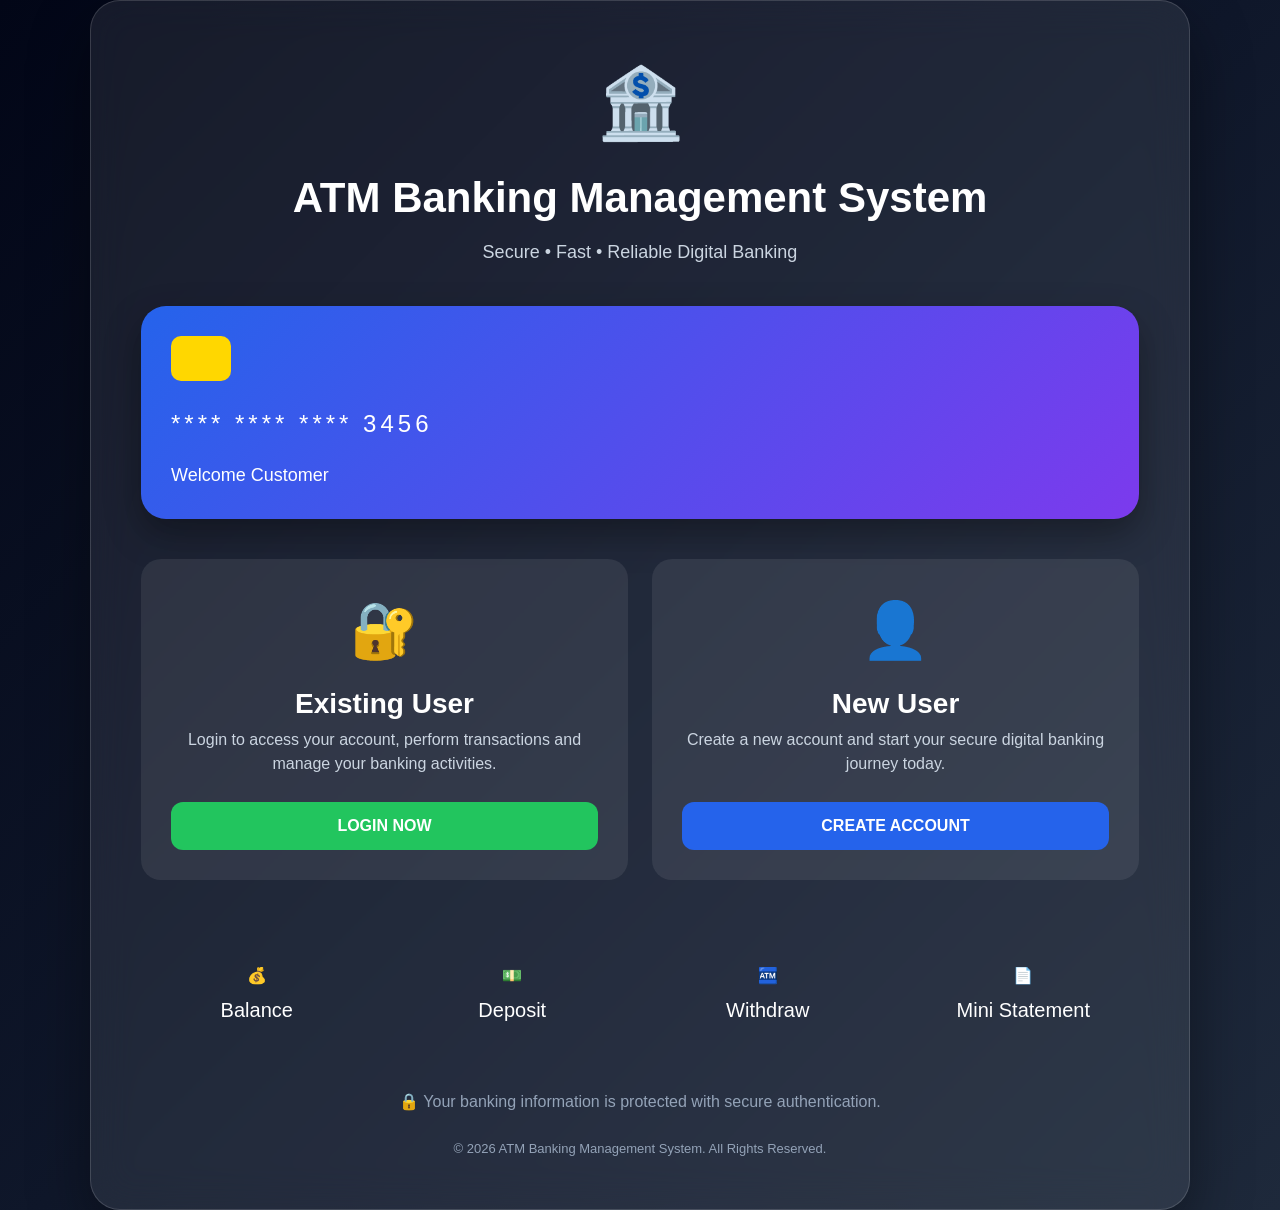
<file: src/main/resources/static/index.html>
<!DOCTYPE html>

<html lang="en">

<head>

    <meta charset="UTF-8">

    <meta name="viewport" content="width=device-width, initial-scale=1.0">

    <title>ATM Banking Management System</title>


    <link href="https://cdn.jsdelivr.net/npm/bootstrap@5.3.3/dist/css/bootstrap.min.css" rel="stylesheet">


    <style>

        body{

            margin:0;

            min-height:100vh;

            font-family:'Segoe UI',sans-serif;

            background:

            linear-gradient(

                135deg,

                #020617,

                #0f172a,

                #1e293b

            );

            display:flex;

            justify-content:center;

            align-items:center;

            color:white;

        }


        .main-container{

            width:1100px;

            max-width:95%;

        }


        .hero-card{

            background:rgba(255,255,255,0.08);

            backdrop-filter:blur(20px);

            border-radius:30px;

            padding:50px;

            border:1px solid rgba(255,255,255,0.15);

            box-shadow:

            0 25px 60px rgba(0,0,0,0.4);

        }


        .bank-icon{

            font-size:70px;

            text-align:center;

        }


        .title{

            text-align:center;

            font-size:42px;

            font-weight:700;

            margin-top:10px;

        }


        .subtitle{

            text-align:center;

            color:#cbd5e1;

            margin-top:10px;

            font-size:18px;

        }


        .atm-card{

            margin-top:40px;

            background:

            linear-gradient(

                135deg,

                #2563eb,

                #7c3aed

            );

            border-radius:25px;

            padding:30px;

            box-shadow:

            0 15px 35px rgba(0,0,0,0.35);

        }


        .card-chip{

            width:60px;

            height:45px;

            border-radius:10px;

            background:gold;

        }


        .card-number{

            margin-top:25px;

            font-size:24px;

            letter-spacing:4px;

        }


        .card-name{

            margin-top:20px;

            font-size:18px;

        }


        .options{

            margin-top:40px;

        }


        .option-box{

            background:rgba(255,255,255,0.08);

            border-radius:20px;

            padding:30px;

            text-align:center;

            height:100%;

            transition:0.3s;

        }


        .option-box:hover{

            transform:translateY(-8px);

            background:rgba(255,255,255,0.12);

        }


        .option-icon{

            font-size:55px;

        }


        .option-box h3{

            margin-top:15px;

            font-weight:700;

        }


        .option-box p{

            color:#cbd5e1;

        }


        .btn-custom{

            width:100%;

            padding:12px;

            border:none;

            border-radius:12px;

            font-weight:700;

            margin-top:10px;

        }


        .login-btn{

            background:#22c55e;

            color:white;

        }


        .register-btn{

            background:#2563eb;

            color:white;

        }


        .features{

            margin-top:40px;

        }


        .feature{

            text-align:center;

            padding:20px;

        }


        .feature h5{

            margin-top:10px;

        }


        .security{

            margin-top:40px;

            text-align:center;

            color:#94a3b8;

        }


        /* Copyright Footer */

        .copyright{

            text-align:center;

            margin-top:25px;

            font-size:13px;

            color:#94a3b8;

        }


    </style>

</head>


<body>


<div class="main-container">


    <div class="hero-card">


        <div class="bank-icon">
            🏦
        </div>


        <div class="title">

            ATM Banking Management System

        </div>


        <div class="subtitle">

            Secure • Fast • Reliable Digital Banking

        </div>


        <div class="atm-card">


            <div class="card-chip"></div>


            <div class="card-number">

                **** **** **** 3456

            </div>


            <div class="card-name">

                Welcome Customer

            </div>


        </div>


        <div class="row options">


            <div class="col-md-6 mb-4">


                <div class="option-box">


                    <div class="option-icon">
                        🔐
                    </div>


                    <h3>
                        Existing User
                    </h3>


                    <p>

                        Login to access your account,

                        perform transactions and

                        manage your banking activities.

                    </p>


                    <a href="login.html">

                        <button class="btn-custom login-btn">

                            LOGIN NOW

                        </button>

                    </a>


                </div>


            </div>


            <div class="col-md-6 mb-4">


                <div class="option-box">


                    <div class="option-icon">
                        👤
                    </div>


                    <h3>
                        New User
                    </h3>


                    <p>

                        Create a new account and

                        start your secure digital

                        banking journey today.

                    </p>


                    <a href="register.html">

                        <button class="btn-custom register-btn">

                            CREATE ACCOUNT

                        </button>

                    </a>


                </div>


            </div>


        </div>


        <div class="row features">


            <div class="col-md-3 feature">

                💰

                <h5>
                    Balance
                </h5>

            </div>


            <div class="col-md-3 feature">

                💵

                <h5>
                    Deposit
                </h5>

            </div>


            <div class="col-md-3 feature">

                🏧

                <h5>
                    Withdraw
                </h5>

            </div>


            <div class="col-md-3 feature">

                📄

                <h5>
                    Mini Statement
                </h5>

            </div>


        </div>


        <div class="security">

            🔒 Your banking information is protected with secure authentication.

        </div>


        <!-- Copyright -->

        <div class="copyright">

            © 2026 ATM Banking Management System. All Rights Reserved.

        </div>


    </div>


</div>


</body>

</html>
</file>
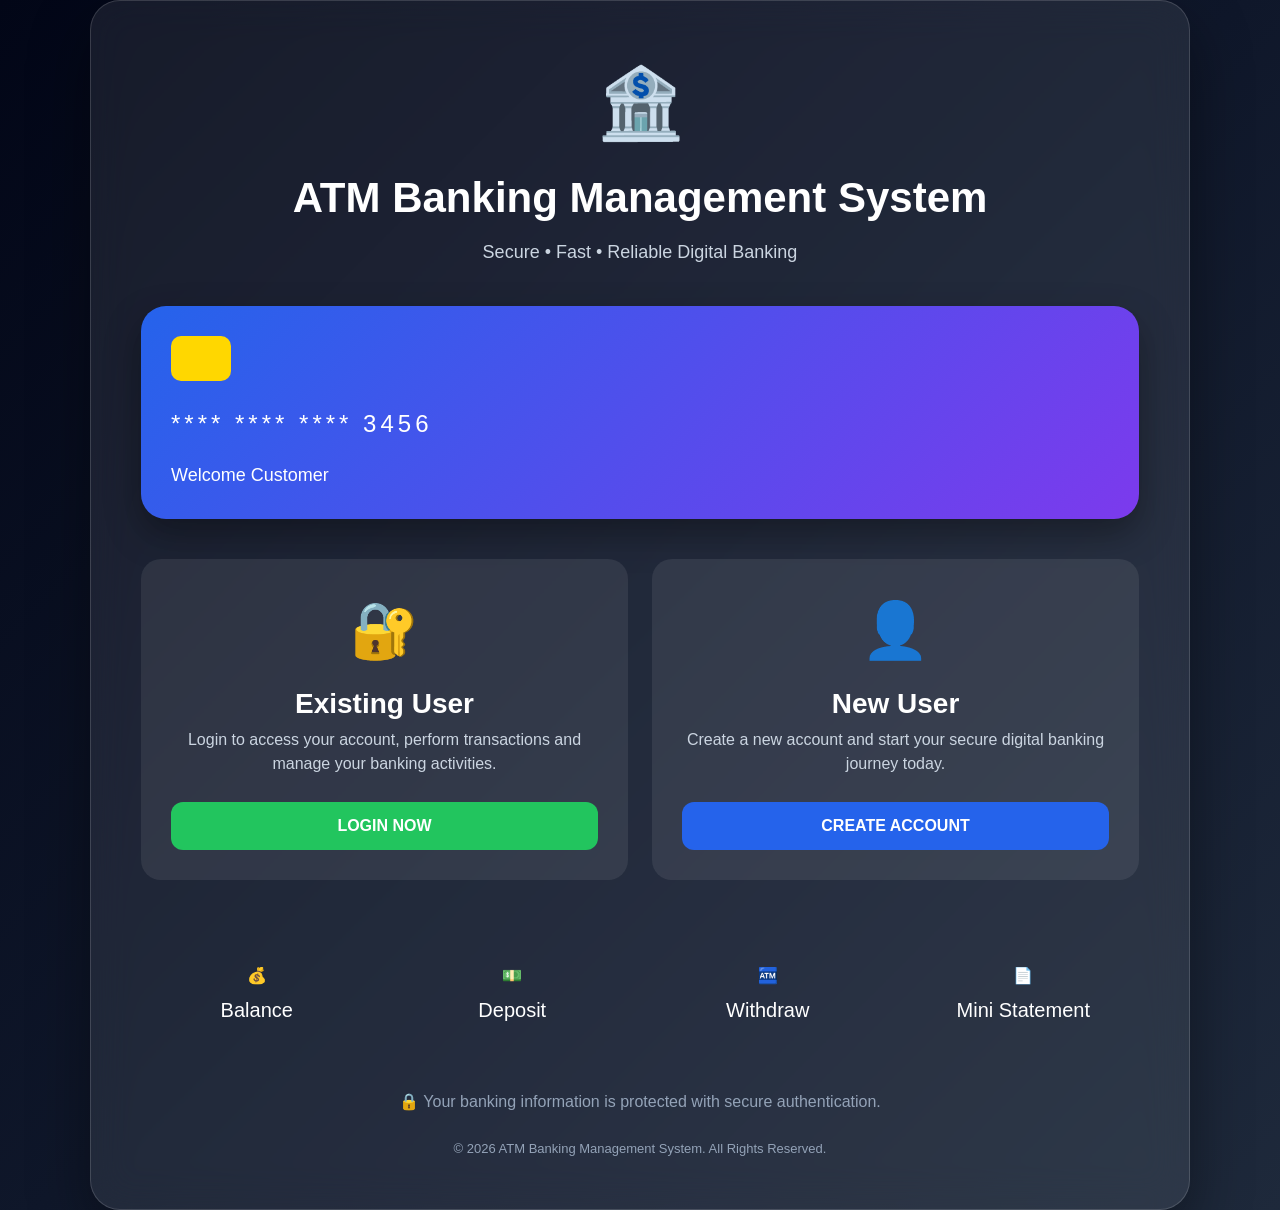
<file: src/main/resources/static/balance.html>
<!DOCTYPE html>
<html lang="en">

<head>

    <meta charset="UTF-8">

    <meta name="viewport"
          content="width=device-width, initial-scale=1.0">

    <title>Balance Enquiry</title>


    <link href="https://cdn.jsdelivr.net/npm/bootstrap@5.3.3/dist/css/bootstrap.min.css"
          rel="stylesheet">


    <style>

        * {
            box-sizing: border-box;
        }


        body {

            margin: 0;

            min-height: 100vh;

            font-family:
                "Segoe UI",
                Arial,
                sans-serif;

            background:
                radial-gradient(
                    circle at 20% 20%,
                    rgba(59,130,246,0.18),
                    transparent 30%
                ),
                radial-gradient(
                    circle at 80% 80%,
                    rgba(124,58,237,0.15),
                    transparent 30%
                ),
                #07111f;

            color: white;

            display: flex;

            align-items: center;

            justify-content: center;

            padding: 25px;
        }


        .balance-container {

            width: 100%;

            max-width: 620px;
        }


        .top-bar {

            display: flex;

            justify-content: space-between;

            align-items: center;

            margin-bottom: 18px;
        }


        .back-btn {

            border: 1px solid
                rgba(255,255,255,0.15);

            background:
                rgba(255,255,255,0.06);

            color: #dce7fa;

            padding: 9px 15px;

            border-radius: 9px;

            cursor: pointer;

            transition: 0.25s;
        }


        .back-btn:hover {

            background:
                rgba(59,130,246,0.18);

            color: white;
        }


        .logout-btn {

            border: none;

            background:
                rgba(239,68,68,0.12);

            color: #ffb4b4;

            padding: 9px 15px;

            border-radius: 9px;

            cursor: pointer;
        }


        .balance-card {

            background:
                rgba(255,255,255,0.97);

            color: #17233c;

            border-radius: 25px;

            padding: 38px;

            box-shadow:
                0 25px 60px
                rgba(0,0,0,0.35);
        }


        .icon {

            width: 65px;

            height: 65px;

            border-radius: 18px;

            display: flex;

            align-items: center;

            justify-content: center;

            font-size: 30px;

            background: #dbeafe;

            color: #2563eb;

            margin-bottom: 20px;
        }


        .small-title {

            color: #2563eb;

            font-size: 12px;

            font-weight: 700;

            letter-spacing: 1.5px;

            text-transform: uppercase;
        }


        h1 {

            margin-top: 7px;

            margin-bottom: 8px;

            font-size: 30px;

            font-weight: 700;
        }


        .description {

            color: #718096;

            font-size: 14px;

            margin-bottom: 28px;
        }


        .balance-box {

            background:
                linear-gradient(
                    135deg,
                    #2563eb,
                    #4f46e5
                );

            color: white;

            border-radius: 20px;

            padding: 28px;

            margin-bottom: 25px;

            box-shadow:
                0 15px 30px
                rgba(37,99,235,0.25);
        }


        .balance-label {

            font-size: 12px;

            opacity: 0.8;

            margin-bottom: 8px;
        }


        .balance-amount {

            font-size: 38px;

            font-weight: 700;

            letter-spacing: 1px;
        }


        .details {

            display: grid;

            grid-template-columns:
                1fr 1fr;

            gap: 15px;

            margin-bottom: 25px;
        }


        .detail-box {

            background: #f4f7fb;

            border-radius: 14px;

            padding: 16px;
        }


        .detail-label {

            color: #718096;

            font-size: 11px;

            margin-bottom: 5px;
        }


        .detail-value {

            font-size: 15px;

            font-weight: 650;

            color: #17233c;

            word-break: break-word;
        }


        .security {

            background: #fff8e7;

            border: 1px solid #f5d98b;

            border-radius: 13px;

            padding: 14px;

            color: #765b16;

            font-size: 12px;

            line-height: 1.6;

            margin-bottom: 20px;
        }


        .refresh-btn {

            width: 100%;

            border: none;

            padding: 13px;

            border-radius: 11px;

            background:
                linear-gradient(
                    135deg,
                    #2563eb,
                    #4f46e5
                );

            color: white;

            font-weight: 600;

            cursor: pointer;

            transition: 0.25s;
        }


        .refresh-btn:hover {

            transform: translateY(-2px);

            box-shadow:
                0 10px 20px
                rgba(37,99,235,0.25);
        }


        .loading {

            text-align: center;

            color: #718096;

            padding: 15px;
        }


        @media (max-width: 500px) {

            .balance-card {

                padding: 25px;
            }


            .details {

                grid-template-columns: 1fr;
            }


            .balance-amount {

                font-size: 30px;
            }

        }

    </style>

</head>


<body>


<div class="balance-container">


    <!-- TOP BAR -->

    <div class="top-bar">

        <button class="back-btn"
                onclick="goDashboard()">

            ← Dashboard

        </button>


        <button class="logout-btn"
                onclick="logout()">

            Logout

        </button>

    </div>


    <!-- MAIN CARD -->

    <div class="balance-card">


        <div class="icon">
            💰
        </div>


        <div class="small-title">
            ACCOUNT SERVICES
        </div>


        <h1>
            Balance Enquiry
        </h1>


        <p class="description">

            View your current available
            account balance securely.

        </p>


        <!-- BALANCE -->

        <div class="balance-box">


            <div class="balance-label">
                AVAILABLE BALANCE
            </div>


            <div class="balance-amount"
                 id="balanceAmount">

                Loading...

            </div>


        </div>


        <!-- ACCOUNT DETAILS -->

        <div class="details">


            <div class="detail-box">

                <div class="detail-label">
                    CUSTOMER NAME
                </div>


                <div class="detail-value"
                     id="customerName">

                    Loading...

                </div>

            </div>


            <div class="detail-box">

                <div class="detail-label">
                    ACCOUNT ID
                </div>


                <div class="detail-value"
                     id="accountId">

                    Loading...

                </div>

            </div>


        </div>


        <!-- SECURITY -->

        <div class="security">

            🛡️ <strong>Security Reminder:</strong>

            Never share your PIN, OTP or banking
            information with anyone.

        </div>


        <!-- REFRESH -->

        <button class="refresh-btn"
                onclick="getBalance()">

            ↻ Refresh Balance

        </button>


    </div>

</div>


<script>


    /* Get account ID from login */

    let accountId =
        localStorage.getItem("accountId");


    /* If user is not logged in */

    if (!accountId) {

        window.location.href =
            "index.html";

    }


    /* Get balance */

    function getBalance() {


        document.getElementById(
            "balanceAmount"
        ).innerText =
            "Loading...";


        fetch("/balance/" + accountId)


            .then(response => {


                if (!response.ok) {

                    throw new Error(
                        "Unable to retrieve balance"
                    );

                }


                return response.json();

            })


            .then(data => {


                document.getElementById(
                    "balanceAmount"
                ).innerText =
                    "₹ " +
                    Number(data.balance)
                        .toLocaleString("en-IN", {
                            minimumFractionDigits: 2,
                            maximumFractionDigits: 2
                        });


                document.getElementById(
                    "customerName"
                ).innerText =
                    data.customerName;


                document.getElementById(
                    "accountId"
                ).innerText =
                    data.accountId;

            })


            .catch(error => {


                document.getElementById(
                    "balanceAmount"
                ).innerText =
                    "Unable to load";


                alert(error.message);

            });

    }


    /* Dashboard */

    function goDashboard() {

        window.location.href =
            "dashboard.html";

    }


    /* Logout */

    function logout() {

        localStorage.clear();

        window.location.href =
            "index.html";

    }


    /* Load balance when page opens */

    getBalance();


</script>


</body>

</html>
</file>
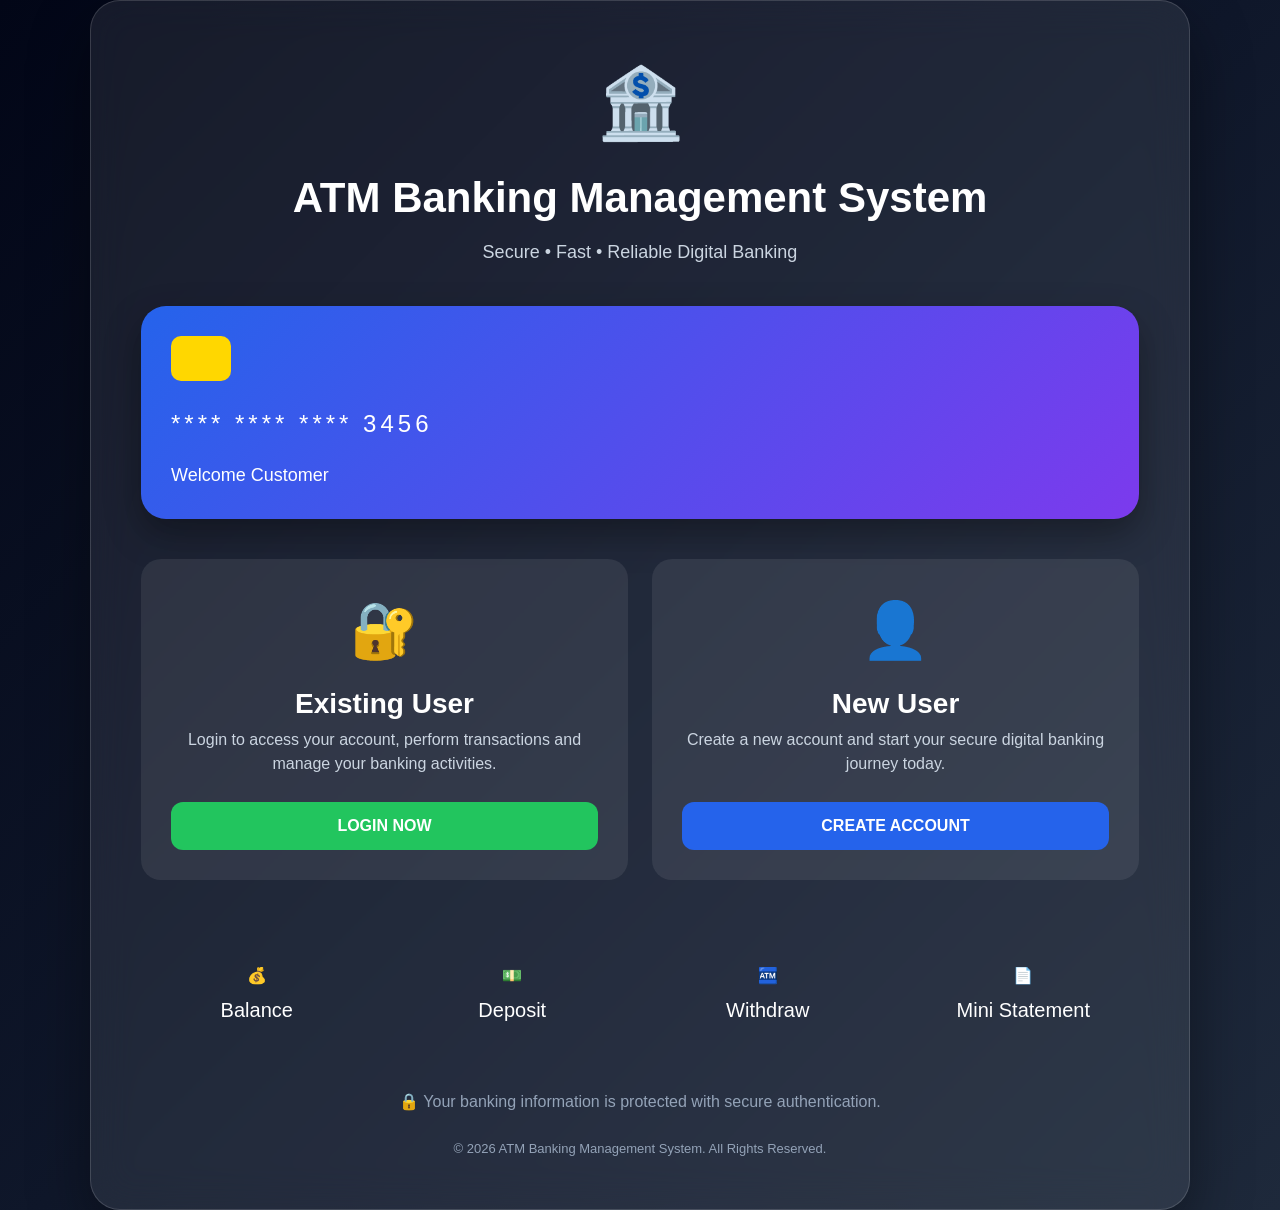
<file: src/main/resources/static/change-pin.html>
<!DOCTYPE html>
<html lang="en">

<head>

    <meta charset="UTF-8">

    <meta name="viewport"
          content="width=device-width, initial-scale=1.0">

    <title>Change PIN - ATM Banking</title>

    <link
        href="https://cdn.jsdelivr.net/npm/bootstrap@5.3.3/dist/css/bootstrap.min.css"
        rel="stylesheet">

    <style>

        * {
            margin: 0;
            padding: 0;
            box-sizing: border-box;
        }

        body {

            min-height: 100vh;

            font-family:
                "Segoe UI",
                Arial,
                sans-serif;

            background:
                radial-gradient(
                    circle at 15% 20%,
                    rgba(236, 72, 153, 0.20),
                    transparent 30%
                ),
                radial-gradient(
                    circle at 85% 80%,
                    rgba(139, 92, 246, 0.20),
                    transparent 30%
                ),
                #080b18;

            color: white;

            padding: 30px 20px;
        }


        /* TOP BAR */

        .top-bar {

            max-width: 850px;

            margin: auto;

            display: flex;

            justify-content: space-between;

            align-items: center;

            margin-bottom: 25px;
        }


        .top-btn {

            border: none;

            padding: 11px 18px;

            border-radius: 12px;

            font-weight: 600;

            cursor: pointer;

            transition: 0.3s;
        }


        .dashboard-btn {

            background: #7c3aed;

            color: white;
        }


        .dashboard-btn:hover {

            background: #6d28d9;

            transform: translateY(-2px);
        }


        .logout-btn {

            background: #ef4444;

            color: white;
        }


        .logout-btn:hover {

            background: #dc2626;

            transform: translateY(-2px);
        }


        /* MAIN CARD */

        .pin-container {

            max-width: 850px;

            margin: auto;

            background: rgba(255,255,255,0.97);

            color: #172033;

            border-radius: 28px;

            padding: 40px;

            box-shadow:
                0 25px 60px
                rgba(0,0,0,0.40);
        }


        /* HEADING */

        .heading {

            text-align: center;

            margin-bottom: 30px;
        }


        .icon {

            width: 75px;

            height: 75px;

            margin: auto;

            display: flex;

            align-items: center;

            justify-content: center;

            border-radius: 50%;

            background:
                linear-gradient(
                    135deg,
                    #ec4899,
                    #8b5cf6
                );

            font-size: 35px;

            box-shadow:
                0 10px 25px
                rgba(236,72,153,0.30);
        }


        .heading h1 {

            margin-top: 18px;

            margin-bottom: 8px;

            font-size: 32px;

            font-weight: 700;

            background:
                linear-gradient(
                    90deg,
                    #ec4899,
                    #8b5cf6
                );

            -webkit-background-clip: text;

            -webkit-text-fill-color: transparent;
        }


        .heading p {

            color: #64748b;

            margin: 0;
        }


        /* ACCOUNT INFORMATION */

        .account-info {

            display: grid;

            grid-template-columns: 1fr 1fr;

            gap: 15px;

            margin-bottom: 30px;
        }


        .info-box {

            background: #f8fafc;

            border: 1px solid #e2e8f0;

            border-radius: 15px;

            padding: 16px;
        }


        .info-label {

            font-size: 12px;

            color: #64748b;

            font-weight: 600;

            letter-spacing: 0.5px;
        }


        .info-value {

            margin-top: 5px;

            font-size: 17px;

            font-weight: 700;

            color: #1e293b;
        }


        /* FORM */

        .form-group {

            margin-bottom: 20px;
        }


        .form-label {

            font-weight: 600;

            margin-bottom: 8px;

            color: #334155;
        }


        .form-control {

            height: 52px;

            border-radius: 12px;

            border: 1px solid #cbd5e1;

            font-size: 16px;

            padding: 12px 15px;

            transition: 0.3s;
        }


        .form-control:focus {

            border-color: #ec4899;

            box-shadow:
                0 0 0 4px
                rgba(236,72,153,0.12);
        }


        /* CHANGE BUTTON */

        .change-btn {

            width: 100%;

            height: 52px;

            border: none;

            border-radius: 13px;

            color: white;

            font-size: 17px;

            font-weight: 700;

            background:
                linear-gradient(
                    90deg,
                    #ec4899,
                    #8b5cf6
                );

            cursor: pointer;

            transition: 0.3s;

            margin-top: 5px;
        }


        .change-btn:hover {

            transform: translateY(-2px);

            box-shadow:
                0 10px 25px
                rgba(236,72,153,0.30);
        }


        /* MESSAGE */

        .message {

            margin-top: 20px;

            padding: 13px;

            border-radius: 12px;

            text-align: center;

            font-weight: 600;

            display: none;
        }


        .success {

            display: block;

            background: #dcfce7;

            color: #166534;

            border: 1px solid #86efac;
        }


        .error {

            display: block;

            background: #fee2e2;

            color: #991b1b;

            border: 1px solid #fca5a5;
        }


        /* SECURITY BOX */

        .security-box {

            margin-top: 30px;

            padding: 18px;

            border-radius: 15px;

            background:
                linear-gradient(
                    135deg,
                    #fff1f2,
                    #faf5ff
                );

            border: 1px solid #fbcfe8;
        }


        .security-title {

            color: #be185d;

            font-weight: 700;

            margin-bottom: 8px;
        }


        .security-text {

            color: #64748b;

            font-size: 14px;

            line-height: 1.6;

            margin: 0;
        }


        /* RESPONSIVE */

        @media(max-width: 600px) {

            body {

                padding: 20px 12px;
            }


            .pin-container {

                padding: 25px 20px;

                border-radius: 22px;
            }


            .account-info {

                grid-template-columns: 1fr;
            }


            .heading h1 {

                font-size: 27px;
            }


            .top-btn {

                padding: 9px 13px;

                font-size: 13px;
            }
        }

    </style>

</head>


<body>


    <!-- TOP BAR -->

    <div class="top-bar">

        <button
            class="top-btn dashboard-btn"
            onclick="goDashboard()">

            ← Dashboard

        </button>


        <button
            class="top-btn logout-btn"
            onclick="logout()">

            Logout

        </button>

    </div>



    <!-- MAIN CONTAINER -->

    <div class="pin-container">


        <!-- HEADING -->

        <div class="heading">

            <div class="icon">

                🔐

            </div>


            <h1>
                Change PIN
            </h1>


            <p>
                Secure your account with a new PIN
            </p>

        </div>



        <!-- ACCOUNT INFORMATION -->

        <div class="account-info">


            <div class="info-box">

                <div class="info-label">

                    CUSTOMER NAME

                </div>


                <div
                    class="info-value"
                    id="customerName">

                </div>

            </div>



            <div class="info-box">

                <div class="info-label">

                    ACCOUNT ID

                </div>


                <div
                    class="info-value"
                    id="accountId">

                </div>

            </div>


        </div>



        <!-- OLD PIN -->

        <div class="form-group">

            <label
                for="oldPin"
                class="form-label">

                Current PIN

            </label>


            <input
                type="password"
                id="oldPin"
                class="form-control"
                maxlength="4"
                inputmode="numeric"
                placeholder="Enter your current PIN">

        </div>



        <!-- NEW PIN -->

        <div class="form-group">

            <label
                for="newPin"
                class="form-label">

                New PIN

            </label>


            <input
                type="password"
                id="newPin"
                class="form-control"
                maxlength="4"
                inputmode="numeric"
                placeholder="Enter your new PIN">

        </div>



        <!-- CONFIRM PIN -->

        <div class="form-group">

            <label
                for="confirmPin"
                class="form-label">

                Confirm New PIN

            </label>


            <input
                type="password"
                id="confirmPin"
                class="form-control"
                maxlength="4"
                inputmode="numeric"
                placeholder="Re-enter your new PIN">

        </div>



        <!-- CHANGE BUTTON -->

        <button
            class="change-btn"
            onclick="changePin()">

            🔐 Change PIN

        </button>



        <!-- MESSAGE -->

        <div
            id="message"
            class="message">

        </div>



        <!-- SECURITY -->

        <div class="security-box">

            <div class="security-title">

                🛡️ Security Reminder

            </div>


            <p class="security-text">

                Never share your ATM PIN with anyone.
                Choose a PIN that is difficult to guess.
                Do not use easily predictable numbers such as
                your date of birth or phone number.

            </p>

        </div>


    </div>



    <script>


        /* GET ACCOUNT INFORMATION */

        let accountId =
            localStorage.getItem("accountId");


        let customerName =
            localStorage.getItem("customerName");



        /* CHECK LOGIN */

        if (!accountId) {

            window.location.href =
                "index.html";
        }



        /* DISPLAY CUSTOMER */

        document.getElementById(
            "customerName"
        ).innerText =
            customerName || "Customer";


        document.getElementById(
            "accountId"
        ).innerText =
            accountId;



        /* CHANGE PIN */

        function changePin() {


            let oldPin =
                document.getElementById(
                    "oldPin"
                ).value;


            let newPin =
                document.getElementById(
                    "newPin"
                ).value;


            let confirmPin =
                document.getElementById(
                    "confirmPin"
                ).value;


            let message =
                document.getElementById(
                    "message"
                );



            /* CLEAR OLD MESSAGE */

            message.className =
                "message";

            message.innerText = "";



            /* CHECK OLD PIN */

            if (oldPin.length !== 4) {

                showError(
                    "Please enter your 4-digit current PIN."
                );

                return;
            }



            /* CHECK NEW PIN */

            if (newPin.length !== 4) {

                showError(
                    "New PIN must contain exactly 4 digits."
                );

                return;
            }



            /* CHECK ONLY NUMBERS */

            if (
                !/^\d{4}$/.test(oldPin) ||
                !/^\d{4}$/.test(newPin)
            ) {

                showError(
                    "PIN must contain only numbers."
                );

                return;
            }



            /* CONFIRM NEW PIN */

            if (newPin !== confirmPin) {

                showError(
                    "New PIN and Confirm PIN do not match."
                );

                return;
            }



            /* OLD AND NEW PIN SAME */

            if (oldPin === newPin) {

                showError(
                    "New PIN must be different from your current PIN."
                );

                return;
            }



            /* API CALL */

            fetch("/change-pin", {

                method: "POST",

                headers: {

                    "Content-Type":
                        "application/json"

                },

                body: JSON.stringify({

                    accountId:
                        Number(accountId),

                    oldPin:
                        oldPin,

                    newPin:
                        newPin

                })

            })


            .then(response => {


                if (!response.ok) {

                    return response.json()
                        .then(data => {

                            throw new Error(
                                data.message ||
                                "Unable to change PIN"
                            );

                        });

                }


                return response.text();

            })


            .then(data => {


                showSuccess(
                    "PIN changed successfully! Please use your new PIN the next time you log in."
                );


                /* CLEAR INPUTS */

                document.getElementById(
                    "oldPin"
                ).value = "";


                document.getElementById(
                    "newPin"
                ).value = "";


                document.getElementById(
                    "confirmPin"
                ).value = "";

            })


            .catch(error => {

                showError(
                    error.message
                );

            });

        }



        /* SUCCESS MESSAGE */

        function showSuccess(text) {

            let message =
                document.getElementById(
                    "message"
                );


            message.className =
                "message success";


            message.innerText =
                "✓ " + text;

        }



        /* ERROR MESSAGE */

        function showError(text) {

            let message =
                document.getElementById(
                    "message"
                );


            message.className =
                "message error";


            message.innerText =
                "⚠ " + text;

        }



        /* DASHBOARD */

        function goDashboard() {

            window.location.href =
                "dashboard.html";

        }



        /* LOGOUT */

        function logout() {

            localStorage.clear();

            window.location.href =
                "index.html";

        }

    </script>


</body>

</html>
</file>
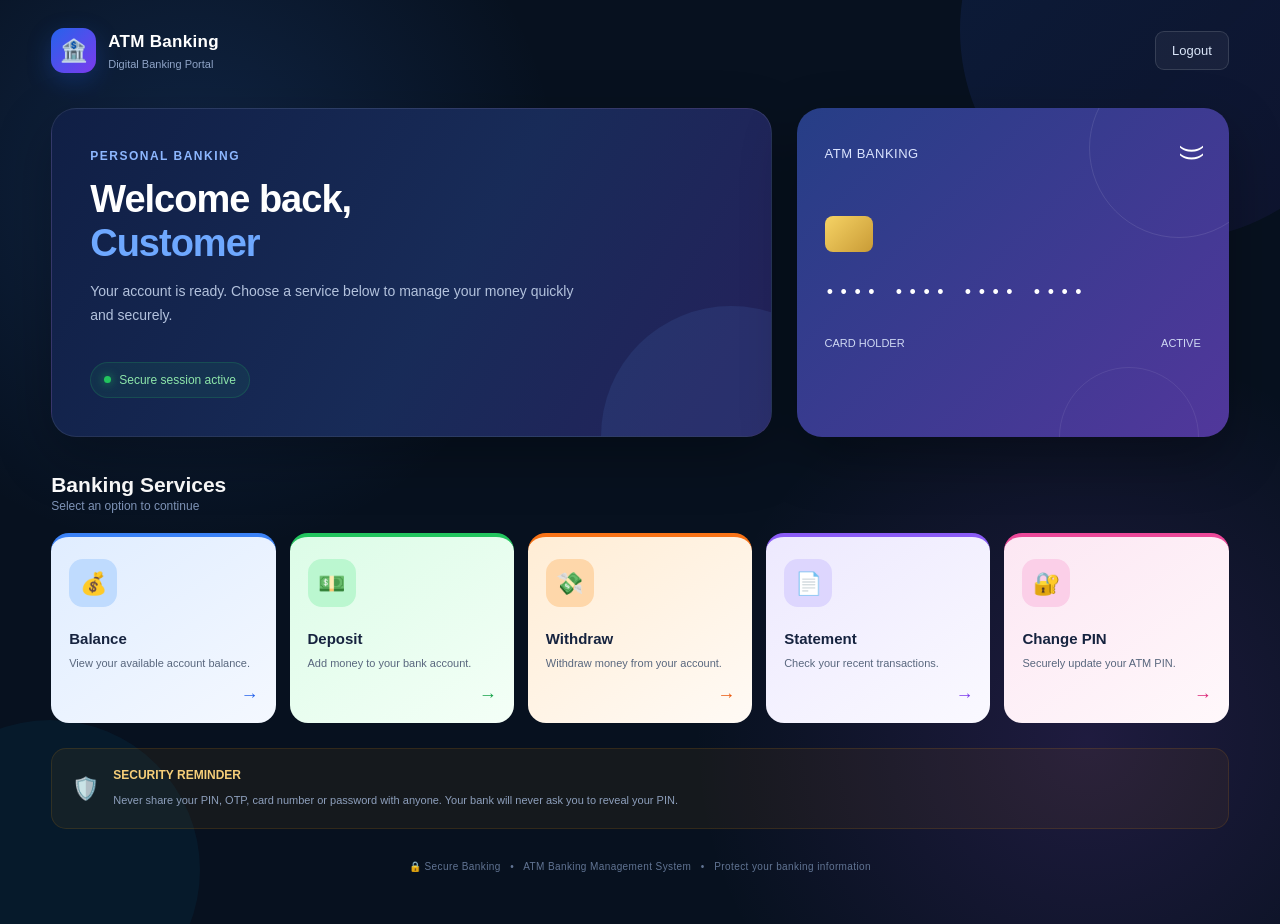
<file: src/main/resources/static/dashboard.html>
<!DOCTYPE html>
<html lang="en">

<head>

    <meta charset="UTF-8">

    <meta name="viewport"
          content="width=device-width, initial-scale=1.0">

    <title>ATM Banking Dashboard</title>

    <link href="https://cdn.jsdelivr.net/npm/bootstrap@5.3.3/dist/css/bootstrap.min.css"
          rel="stylesheet">


    <style>

        * {
            box-sizing: border-box;
        }


        body {

            margin: 0;

            font-family:
                "Segoe UI",
                Arial,
                sans-serif;

            min-height: 100vh;

            background:
                radial-gradient(
                    circle at 15% 20%,
                    rgba(59, 130, 246, 0.18),
                    transparent 28%
                ),
                radial-gradient(
                    circle at 85% 80%,
                    rgba(168, 85, 247, 0.15),
                    transparent 30%
                ),
                #07111f;

            color: white;

            overflow-x: hidden;
        }


        /* Background decorations */

        .background-circle {

            position: fixed;

            width: 420px;

            height: 420px;

            border-radius: 50%;

            background:
                linear-gradient(
                    135deg,
                    rgba(37, 99, 235, 0.13),
                    rgba(124, 58, 237, 0.07)
                );

            top: -180px;

            right: -100px;

            z-index: 0;
        }


        .background-circle-two {

            position: fixed;

            width: 300px;

            height: 300px;

            border-radius: 50%;

            background:
                rgba(14, 165, 233, 0.06);

            bottom: -120px;

            left: -100px;

            z-index: 0;
        }


        /* Main dashboard */

        .dashboard {

            width: min(1180px, 92%);

            margin: auto;

            padding:
                28px 0 50px;

            position: relative;

            z-index: 2;
        }


        /* Navbar */

        .navbar-custom {

            display: flex;

            align-items: center;

            justify-content: space-between;

            margin-bottom: 35px;
        }


        .logo-area {

            display: flex;

            align-items: center;

            gap: 12px;
        }


        .logo {

            width: 45px;

            height: 45px;

            display: flex;

            align-items: center;

            justify-content: center;

            border-radius: 13px;

            background:
                linear-gradient(
                    135deg,
                    #2563eb,
                    #7c3aed
                );

            font-size: 22px;

            box-shadow:
                0 8px 25px
                rgba(37, 99, 235, 0.25);
        }


        .logo-text {

            font-size: 17px;

            font-weight: 700;

            letter-spacing: 0.3px;
        }


        .logo-subtitle {

            color: #8fa4c7;

            font-size: 11px;

            margin-top: 2px;
        }


        .logout {

            border:
                1px solid
                rgba(255,255,255,0.13);

            background:
                rgba(255,255,255,0.05);

            color: #dce7fa;

            padding:
                9px 16px;

            border-radius: 9px;

            font-size: 13px;

            cursor: pointer;

            transition: 0.25s;
        }


        .logout:hover {

            background:
                rgba(239,68,68,0.14);

            color: #ffb4b4;
        }


        /* Hero */

        .hero {

            display: grid;

            grid-template-columns:
                1.25fr 0.75fr;

            gap: 25px;

            margin-bottom: 28px;
        }


        /* Welcome panel */

        .welcome-panel {

            min-height: 290px;

            border-radius: 25px;

            padding: 38px;

            position: relative;

            overflow: hidden;

            background:
                linear-gradient(
                    120deg,
                    #101f45,
                    #182b58 55%,
                    #25215c
                );

            border:
                1px solid
                rgba(255,255,255,0.09);

            box-shadow:
                0 20px 55px
                rgba(0,0,0,0.28);
        }


        .welcome-panel::after {

            content: "";

            position: absolute;

            width: 260px;

            height: 260px;

            border-radius: 50%;

            right: -90px;

            bottom: -130px;

            background:
                rgba(96,165,250,0.10);
        }


        .small-label {

            color: #8db7ff;

            font-size: 12px;

            font-weight: 600;

            letter-spacing: 1.5px;

            text-transform: uppercase;

            margin-bottom: 13px;
        }


        .welcome-panel h1 {

            margin: 0;

            font-size: 38px;

            line-height: 1.15;

            letter-spacing: -1px;

            font-weight: 700;
        }


        .welcome-panel h1 span {

            color: #6ea8ff;
        }


        .welcome-panel p {

            color: #b3c2dd;

            max-width: 500px;

            line-height: 1.7;

            font-size: 14px;

            margin-top: 15px;
        }


        .session-status {

            display: inline-flex;

            align-items: center;

            gap: 8px;

            margin-top: 18px;

            padding:
                8px 13px;

            border-radius: 30px;

            background:
                rgba(34,197,94,0.08);

            border:
                1px solid
                rgba(34,197,94,0.18);

            color: #8de6aa;

            font-size: 12px;
        }


        .status-dot {

            width: 7px;

            height: 7px;

            border-radius: 50%;

            background: #22c55e;

            box-shadow:
                0 0 10px
                rgba(34,197,94,0.8);
        }


        /* Bank Card */

        .bank-card {

            min-height: 290px;

            padding: 28px;

            border-radius: 25px;

            position: relative;

            overflow: hidden;

            background:
                linear-gradient(
                    135deg,
                    #263e86,
                    #51379b
                );

            box-shadow:
                0 20px 55px
                rgba(0,0,0,0.30);
        }


        .bank-card::before {

            content: "";

            position: absolute;

            width: 180px;

            height: 180px;

            border-radius: 50%;

            border:
                1px solid
                rgba(255,255,255,0.10);

            right: -40px;

            top: -50px;
        }


        .bank-card::after {

            content: "";

            position: absolute;

            width: 140px;

            height: 140px;

            border-radius: 50%;

            border:
                1px solid
                rgba(255,255,255,0.08);

            right: 30px;

            bottom: -70px;
        }


        .card-top {

            display: flex;

            justify-content: space-between;

            align-items: center;
        }


        .card-name {

            font-size: 13px;

            color: #dce5ff;

            letter-spacing: 0.5px;
        }


        .contactless {

            font-size: 23px;

            transform: rotate(90deg);
        }


        .chip {

            width: 48px;

            height: 36px;

            margin-top: 45px;

            border-radius: 8px;

            background:
                linear-gradient(
                    135deg,
                    #f6d365,
                    #c99b36
                );
        }


        .card-number {

            margin-top: 28px;

            font-size: 18px;

            letter-spacing: 3px;

            color: white;

            font-family: monospace;
        }


        .card-bottom {

            display: flex;

            justify-content: space-between;

            margin-top: 28px;

            font-size: 11px;

            color: #d0daf4;
        }


        /* Section */

        .section-heading {

            display: flex;

            justify-content: space-between;

            align-items: end;

            margin:
                35px 0 18px;
        }


        .section-heading h2 {

            margin: 0;

            font-size: 21px;

            font-weight: 650;
        }


        .section-heading p {

            margin: 0;

            color: #7f94b7;

            font-size: 12px;
        }


        /* SERVICES */

        .services {

            display: grid;

            grid-template-columns:
                repeat(5, 1fr);

            gap: 14px;
        }


        .service {

            min-height: 190px;

            padding: 22px 18px;

            border-radius: 18px;

            color: #16233f;

            cursor: pointer;

            position: relative;

            overflow: hidden;

            transition:
                transform 0.25s,
                box-shadow 0.25s;
        }


        .service:hover {

            transform:
                translateY(-8px);

            box-shadow:
                0 18px 35px
                rgba(0,0,0,0.30);
        }


        .service-icon {

            width: 48px;

            height: 48px;

            border-radius: 14px;

            display: flex;

            align-items: center;

            justify-content: center;

            font-size: 22px;

            margin-bottom: 23px;
        }


        .service h3 {

            font-size: 15px;

            margin: 0 0 7px;

            font-weight: 700;
        }


        .service p {

            margin: 0;

            font-size: 11px;

            line-height: 1.6;

            color: #59677e;
        }


        .service-arrow {

            position: absolute;

            right: 17px;

            bottom: 14px;

            font-size: 18px;

            font-weight: bold;
        }


        /* BALANCE - BLUE */

        .balance {

            background:
                linear-gradient(
                    145deg,
                    #e0edff,
                    #f4f8ff
                );

            border-top:
                4px solid #3b82f6;
        }


        .balance .service-icon {

            background: #bfdbfe;

            color: #1d4ed8;
        }


        .balance .service-arrow {

            color: #2563eb;
        }


        /* DEPOSIT - GREEN */

        .deposit {

            background:
                linear-gradient(
                    145deg,
                    #dcfce7,
                    #f4fff7
                );

            border-top:
                4px solid #22c55e;
        }


        .deposit .service-icon {

            background: #bbf7d0;

            color: #15803d;
        }


        .deposit .service-arrow {

            color: #16a34a;
        }


        /* WITHDRAW - ORANGE */

        .withdraw {

            background:
                linear-gradient(
                    145deg,
                    #ffedd5,
                    #fffaf5
                );

            border-top:
                4px solid #f97316;
        }


        .withdraw .service-icon {

            background: #fed7aa;

            color: #c2410c;
        }


        .withdraw .service-arrow {

            color: #ea580c;
        }


        /* STATEMENT - PURPLE */

        .statement {

            background:
                linear-gradient(
                    145deg,
                    #ede9fe,
                    #faf9ff
                );

            border-top:
                4px solid #8b5cf6;
        }


        .statement .service-icon {

            background: #ddd6fe;

            color: #6d28d9;
        }


        .statement .service-arrow {

            color: #7c3aed;
        }


        /* CHANGE PIN - PINK/RED */

        .pin {

            background:
                linear-gradient(
                    145deg,
                    #fce7f3,
                    #fff8fb
                );

            border-top:
                4px solid #ec4899;
        }


        .pin .service-icon {

            background: #fbcfe8;

            color: #be185d;
        }


        .pin .service-arrow {

            color: #db2777;
        }


        /* Security */

        .security-bar {

            margin-top: 25px;

            padding: 17px 20px;

            display: flex;

            align-items: center;

            gap: 14px;

            border-radius: 15px;

            background:
                rgba(245,158,11,0.06);

            border:
                1px solid
                rgba(245,158,11,0.13);
        }


        .security-icon {

            font-size: 22px;
        }


        .security-bar strong {

            display: block;

            color: #f7cf79;

            font-size: 12px;

            margin-bottom: 3px;
        }


        .security-bar span {

            color: #8ea0bc;

            font-size: 11px;
        }


        /* Footer */

        footer {

            text-align: center;

            margin-top: 30px;

            color: #617493;

            font-size: 10px;

            letter-spacing: 0.4px;
        }


        /* Responsive */

        @media (max-width: 1000px) {

            .services {

                grid-template-columns:
                    repeat(3, 1fr);
            }


            .hero {

                grid-template-columns:
                    1fr;
            }
        }


        @media (max-width: 650px) {

            .dashboard {

                width: 94%;

                padding-top: 18px;
            }


            .welcome-panel {

                padding: 27px;
            }


            .welcome-panel h1 {

                font-size: 30px;
            }


            .services {

                grid-template-columns:
                    repeat(2, 1fr);
            }


            .section-heading {

                display: block;
            }


            .section-heading p {

                margin-top: 5px;
            }
        }


        @media (max-width: 430px) {

            .services {

                grid-template-columns:
                    1fr;
            }


            .card-number {

                font-size: 14px;

                letter-spacing: 2px;
            }
        }

    </style>

</head>


<body>


<div class="background-circle"></div>

<div class="background-circle-two"></div>


<div class="dashboard">


    <!-- NAVBAR -->

    <div class="navbar-custom">


        <div class="logo-area">


            <div class="logo">
                🏦
            </div>


            <div>

                <div class="logo-text">
                    ATM Banking
                </div>

                <div class="logo-subtitle">
                    Digital Banking Portal
                </div>

            </div>


        </div>


        <button class="logout"
                onclick="logout()">

            Logout

        </button>


    </div>


    <!-- HERO -->

    <div class="hero">


        <!-- Welcome -->

        <div class="welcome-panel">


            <div class="small-label">
                PERSONAL BANKING
            </div>


            <h1>

                Welcome back,<br>

                <span id="welcomeName">
                    Customer
                </span>

            </h1>


            <p>

                Your account is ready.
                Choose a service below to manage
                your money quickly and securely.

            </p>


            <div class="session-status">

                <span class="status-dot"></span>

                Secure session active

            </div>


        </div>


        <!-- Bank Card -->

        <div class="bank-card">


            <div class="card-top">

                <span class="card-name">
                    ATM BANKING
                </span>


                <span class="contactless">
                    ))
                </span>

            </div>


            <div class="chip"></div>


            <div class="card-number"
                 id="cardNumber">

                •••• •••• •••• ••••

            </div>


            <div class="card-bottom">

                <span id="cardHolder">
                    CARD HOLDER
                </span>


                <span>
                    ACTIVE
                </span>

            </div>


        </div>


    </div>


    <!-- SECTION TITLE -->

    <div class="section-heading">


        <div>

            <h2>
                Banking Services
            </h2>

            <p>
                Select an option to continue
            </p>

        </div>


    </div>


    <!-- SERVICES -->

    <div class="services">


        <!-- BALANCE -->

        <div class="service balance"
             onclick="openBalance()">


            <div class="service-icon">
                💰
            </div>


            <h3>
                Balance
            </h3>


            <p>
                View your available
                account balance.
            </p>


            <div class="service-arrow">
                →
            </div>


        </div>


        <!-- DEPOSIT -->

        <div class="service deposit"
             onclick="openDeposit()">


            <div class="service-icon">
                💵
            </div>


            <h3>
                Deposit
            </h3>


            <p>
                Add money to your
                bank account.
            </p>


            <div class="service-arrow">
                →
            </div>


        </div>


        <!-- WITHDRAW -->

        <div class="service withdraw"
             onclick="openWithdraw()">


            <div class="service-icon">
                💸
            </div>


            <h3>
                Withdraw
            </h3>


            <p>
                Withdraw money
                from your account.
            </p>


            <div class="service-arrow">
                →
            </div>


        </div>


        <!-- STATEMENT -->

        <div class="service statement"
             onclick="openStatement()">


            <div class="service-icon">
                📄
            </div>


            <h3>
                Statement
            </h3>


            <p>
                Check your recent
                transactions.
            </p>


            <div class="service-arrow">
                →
            </div>


        </div>


        <!-- CHANGE PIN -->

        <div class="service pin"
             onclick="openChangePin()">


            <div class="service-icon">
                🔐
            </div>


            <h3>
                Change PIN
            </h3>


            <p>
                Securely update
                your ATM PIN.
            </p>


            <div class="service-arrow">
                →
            </div>


        </div>


    </div>


    <!-- SECURITY -->

    <div class="security-bar">


        <div class="security-icon">
            🛡️
        </div>


        <div>


            <strong>
                SECURITY REMINDER
            </strong>


            <span>

                Never share your PIN, OTP, card number
                or password with anyone. Your bank will
                never ask you to reveal your PIN.

            </span>


        </div>


    </div>


    <!-- FOOTER -->

    <footer>

        🔒 Secure Banking
        &nbsp; • &nbsp;
        ATM Banking Management System
        &nbsp; • &nbsp;
        Protect your banking information

    </footer>


</div>


<script>


    /* Get login information */

    let customerName =
        localStorage.getItem("customerName");


    let accountId =
        localStorage.getItem("accountId");


    let cardNumber =
        localStorage.getItem("cardNumber");


    /* Display customer name */

    document.getElementById(
        "welcomeName"
    ).innerText =
        customerName || "Customer";


    /* Display card holder */

    document.getElementById(
        "cardHolder"
    ).innerText =
        customerName || "CARD HOLDER";


    /* Mask card number */

    if (cardNumber) {

        let lastFour =
            cardNumber.slice(-4);


        document.getElementById(
            "cardNumber"
        ).innerText =
            "•••• •••• •••• " + lastFour;

    }


    /* Balance */

    function openBalance() {

        window.location.href =
            "balance.html";

    }


    /* Deposit */

    function openDeposit() {

        window.location.href =
            "deposit.html";

    }


    /* Withdraw */

    function openWithdraw() {

        window.location.href =
            "withdraw.html";

    }


    /* Statement */

    function openStatement() {

        window.location.href =
            "statement.html";

    }


    /* Change PIN */

    function openChangePin() {

        window.location.href =
            "change-pin.html";

    }


    /* Logout */

    function logout() {

        localStorage.clear();

        window.location.href =
            "index.html";

    }


</script>


</body>

</html>
</file>
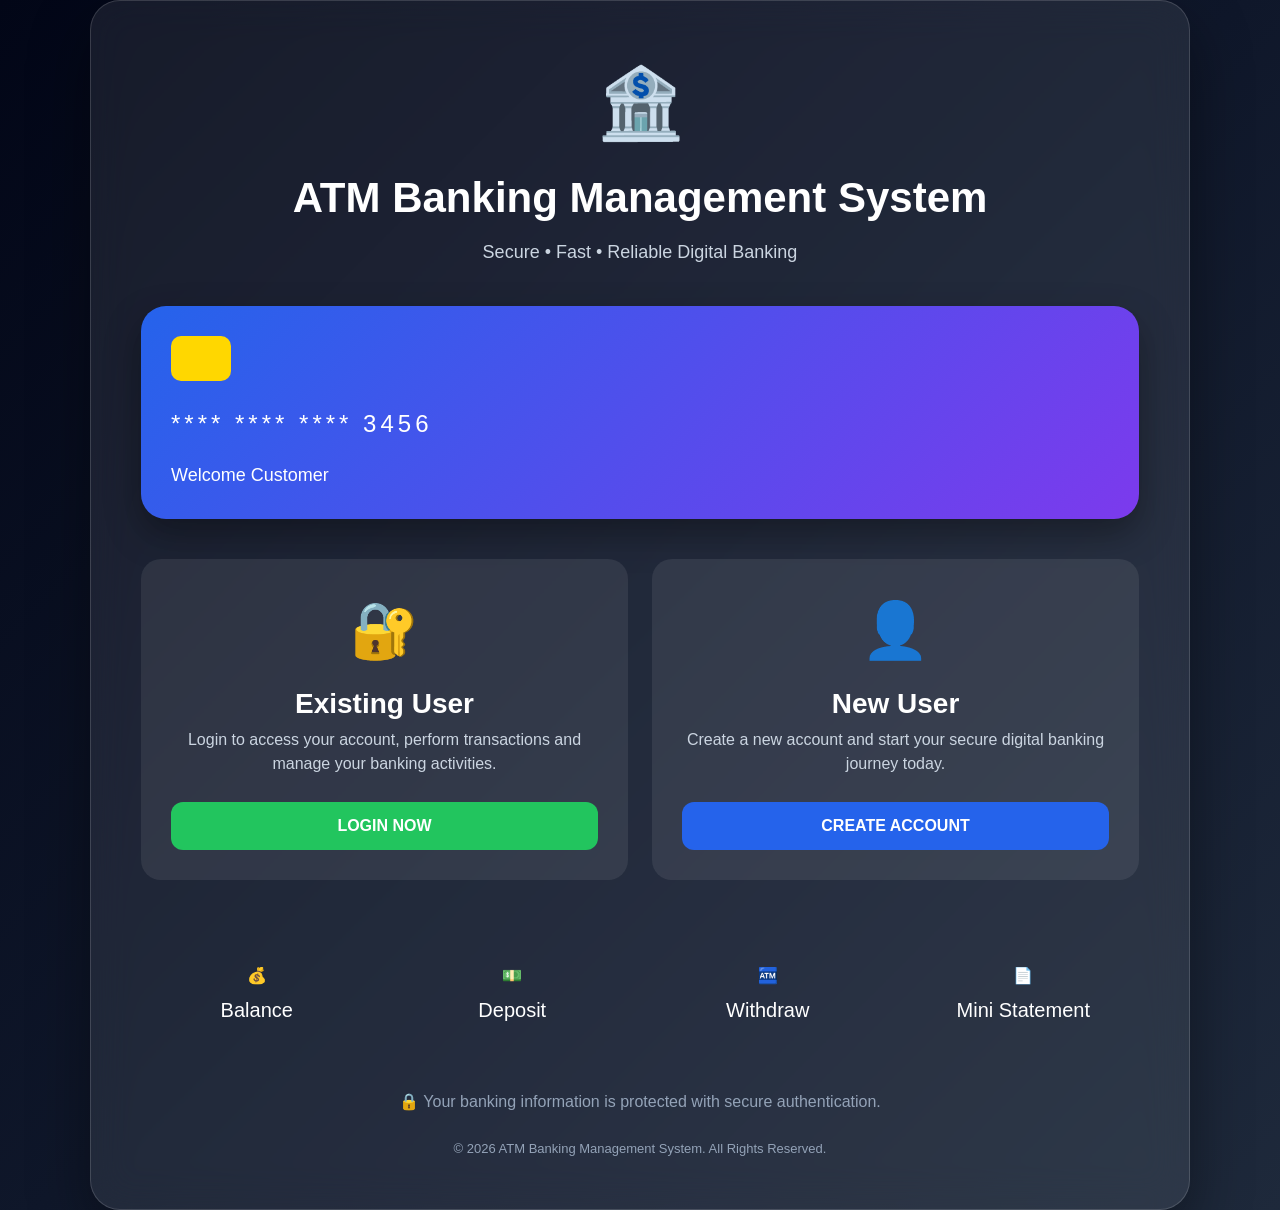
<file: src/main/resources/static/deposit.html>
<!DOCTYPE html>
<html lang="en">

<head>

    <meta charset="UTF-8">

    <meta name="viewport"
          content="width=device-width, initial-scale=1.0">

    <title>Deposit Money</title>


    <link href="https://cdn.jsdelivr.net/npm/bootstrap@5.3.3/dist/css/bootstrap.min.css"
          rel="stylesheet">


    <style>

        * {
            box-sizing: border-box;
        }


        body {

            margin: 0;

            min-height: 100vh;

            font-family:
                "Segoe UI",
                Arial,
                sans-serif;

            background:
                radial-gradient(
                    circle at 15% 20%,
                    rgba(34,197,94,0.15),
                    transparent 30%
                ),
                radial-gradient(
                    circle at 85% 80%,
                    rgba(16,185,129,0.12),
                    transparent 30%
                ),
                #07111f;

            color: white;

            display: flex;

            align-items: center;

            justify-content: center;

            padding: 25px;
        }


        .deposit-container {

            width: 100%;

            max-width: 620px;
        }


        /* Top bar */

        .top-bar {

            display: flex;

            justify-content: space-between;

            align-items: center;

            margin-bottom: 18px;
        }


        .back-btn {

            border:
                1px solid
                rgba(255,255,255,0.15);

            background:
                rgba(255,255,255,0.06);

            color: #dce7fa;

            padding: 9px 15px;

            border-radius: 9px;

            cursor: pointer;

            transition: 0.25s;
        }


        .back-btn:hover {

            background:
                rgba(34,197,94,0.15);

            color: white;
        }


        .logout-btn {

            border: none;

            background:
                rgba(239,68,68,0.12);

            color: #ffb4b4;

            padding: 9px 15px;

            border-radius: 9px;

            cursor: pointer;
        }


        /* Main card */

        .deposit-card {

            background:
                rgba(255,255,255,0.97);

            color: #17233c;

            border-radius: 25px;

            padding: 38px;

            box-shadow:
                0 25px 60px
                rgba(0,0,0,0.35);
        }


        /* Icon */

        .icon {

            width: 65px;

            height: 65px;

            border-radius: 18px;

            display: flex;

            align-items: center;

            justify-content: center;

            font-size: 30px;

            background: #dcfce7;

            color: #16a34a;

            margin-bottom: 20px;
        }


        .small-title {

            color: #16a34a;

            font-size: 12px;

            font-weight: 700;

            letter-spacing: 1.5px;

            text-transform: uppercase;
        }


        h1 {

            margin-top: 7px;

            margin-bottom: 8px;

            font-size: 30px;

            font-weight: 700;
        }


        .description {

            color: #718096;

            font-size: 14px;

            margin-bottom: 25px;
        }


        /* Account information */

        .account-info {

            display: flex;

            justify-content: space-between;

            align-items: center;

            background: #f0fdf4;

            border:
                1px solid #bbf7d0;

            border-radius: 14px;

            padding: 15px 17px;

            margin-bottom: 23px;
        }


        .account-label {

            color: #64748b;

            font-size: 11px;
        }


        .account-name {

            color: #166534;

            font-weight: 700;

            font-size: 14px;

            margin-top: 3px;
        }


        .account-id {

            color: #64748b;

            font-size: 11px;

            text-align: right;
        }


        /* Amount */

        .amount-label {

            font-size: 13px;

            font-weight: 650;

            color: #334155;

            margin-bottom: 8px;

            display: block;
        }


        .amount-wrapper {

            position: relative;

            margin-bottom: 18px;
        }


        .rupee {

            position: absolute;

            left: 17px;

            top: 50%;

            transform:
                translateY(-50%);

            font-size: 21px;

            color: #16a34a;

            font-weight: 700;

            z-index: 2;
        }


        #amount {

            width: 100%;

            padding:
                15px 15px 15px 42px;

            border:
                2px solid #e2e8f0;

            border-radius: 13px;

            font-size: 20px;

            outline: none;

            color: #17233c;

            transition: 0.25s;
        }


        #amount:focus {

            border-color: #22c55e;

            box-shadow:
                0 0 0 4px
                rgba(34,197,94,0.10);
        }


        #amount::placeholder {

            color: #a0aec0;

            font-size: 15px;
        }


        /* Quick amounts */

        .quick-title {

            font-size: 11px;

            color: #718096;

            margin-bottom: 9px;
        }


        .quick-buttons {

            display: grid;

            grid-template-columns:
                repeat(4, 1fr);

            gap: 8px;

            margin-bottom: 20px;
        }


        .quick-btn {

            border:
                1px solid #bbf7d0;

            background: #f0fdf4;

            color: #15803d;

            padding: 9px 5px;

            border-radius: 9px;

            font-size: 12px;

            cursor: pointer;

            transition: 0.2s;
        }


        .quick-btn:hover {

            background: #dcfce7;

            border-color: #86efac;
        }


        /* Deposit button */

        .deposit-btn {

            width: 100%;

            border: none;

            padding: 14px;

            border-radius: 12px;

            background:
                linear-gradient(
                    135deg,
                    #16a34a,
                    #059669
                );

            color: white;

            font-weight: 650;

            font-size: 14px;

            cursor: pointer;

            transition: 0.25s;
        }


        .deposit-btn:hover {

            transform:
                translateY(-2px);

            box-shadow:
                0 12px 25px
                rgba(22,163,74,0.25);
        }


        /* Result */

        .result {

            display: none;

            margin-top: 20px;

            padding: 17px;

            border-radius: 13px;

            text-align: center;

            font-size: 13px;
        }


        .success {

            display: block;

            background: #f0fdf4;

            border:
                1px solid #86efac;

            color: #166534;
        }


        .error {

            display: block;

            background: #fef2f2;

            border:
                1px solid #fecaca;

            color: #b91c1c;
        }


        /* Security */

        .security {

            margin-top: 20px;

            background: #fff8e7;

            border:
                1px solid #f5d98b;

            border-radius: 13px;

            padding: 14px;

            color: #765b16;

            font-size: 12px;

            line-height: 1.6;
        }


        @media (max-width: 500px) {

            .deposit-card {

                padding: 25px;
            }


            .quick-buttons {

                grid-template-columns:
                    repeat(2, 1fr);
            }

        }

    </style>

</head>


<body>


<div class="deposit-container">


    <!-- TOP BAR -->

    <div class="top-bar">

        <button class="back-btn"
                onclick="goDashboard()">

            ← Dashboard

        </button>


        <button class="logout-btn"
                onclick="logout()">

            Logout

        </button>

    </div>


    <!-- MAIN CARD -->

    <div class="deposit-card">


        <div class="icon">
            💵
        </div>


        <div class="small-title">
            MONEY MANAGEMENT
        </div>


        <h1>
            Deposit Money
        </h1>


        <p class="description">

            Add money securely to your
            ATM banking account.

        </p>


        <!-- ACCOUNT -->

        <div class="account-info">


            <div>

                <div class="account-label">
                    CUSTOMER
                </div>


                <div class="account-name"
                     id="customerName">

                    Loading...

                </div>

            </div>


            <div>

                <div class="account-id">
                    ACCOUNT ID
                </div>


                <div class="account-name"
                     id="accountId">

                    Loading...

                </div>

            </div>


        </div>


        <!-- AMOUNT -->

        <label class="amount-label"
               for="amount">

            Enter Deposit Amount

        </label>


        <div class="amount-wrapper">


            <span class="rupee">
                ₹
            </span>


            <input
                type="number"
                id="amount"
                placeholder="Enter amount"
                min="1"
            >

        </div>


        <!-- QUICK AMOUNTS -->

        <div class="quick-title">

            Quick Select

        </div>


        <div class="quick-buttons">


            <button class="quick-btn"
                    onclick="setAmount(500)">

                ₹500

            </button>


            <button class="quick-btn"
                    onclick="setAmount(1000)">

                ₹1,000

            </button>


            <button class="quick-btn"
                    onclick="setAmount(5000)">

                ₹5,000

            </button>


            <button class="quick-btn"
                    onclick="setAmount(10000)">

                ₹10,000

            </button>


        </div>


        <!-- DEPOSIT -->

        <button class="deposit-btn"
                onclick="depositMoney()">

            💵 Deposit Money

        </button>


        <!-- RESULT -->

        <div id="result"
             class="result">

        </div>


        <!-- SECURITY -->

        <div class="security">

            🛡️ <strong>Security Reminder:</strong>

            Verify the amount before confirming
            your deposit. Never share your PIN or
            OTP with anyone.

        </div>


    </div>

</div>


<script>


    /* Get login information */

    let accountId =
        localStorage.getItem("accountId");


    let customerName =
        localStorage.getItem("customerName");


    /* Check login */

    if (!accountId) {

        window.location.href =
            "index.html";

    }


    /* Display account details */

    document.getElementById(
        "customerName"
    ).innerText =
        customerName || "Customer";


    document.getElementById(
        "accountId"
    ).innerText =
        accountId;


    /* Quick amount */

    function setAmount(amount) {

        document.getElementById(
            "amount"
        ).value = amount;

    }


    /* Deposit */

    function depositMoney() {


        let amount =
            document.getElementById(
                "amount"
            ).value;


        let result =
            document.getElementById(
                "result"
            );


        /* Validate amount */

        if (
            amount === "" ||
            Number(amount) <= 0
        ) {

            result.className =
                "result error";

            result.innerText =
                "Please enter a valid deposit amount.";

            return;

        }


        /* Call backend */

        fetch("/deposit", {

            method: "POST",

            headers: {

                "Content-Type":
                    "application/json"

            },

            body: JSON.stringify({

                accountId:
                    Number(accountId),

                amount:
                    Number(amount)

            })

        })


        .then(response => {


            if (!response.ok) {

                return response.json()
                    .then(data => {

                        throw new Error(
                            data.message
                        );

                    });

            }


            return response.json();

        })


        .then(data => {


            result.className =
                "result success";


            result.innerHTML =

                "✓ Deposit successful!<br><br>" +

                "Amount Deposited: ₹" +
                Number(amount)
                    .toLocaleString("en-IN") +

                "<br>" +

                "Updated Balance: ₹" +
                Number(data.updatedBalance)
                    .toLocaleString(
                        "en-IN",
                        {
                            minimumFractionDigits: 2,
                            maximumFractionDigits: 2
                        }
                    );


            /* Clear input */

            document.getElementById(
                "amount"
            ).value = "";

        })


        .catch(error => {


            result.className =
                "result error";


            result.innerText =
                error.message;

        });

    }


    /* Dashboard */

    function goDashboard() {

        window.location.href =
            "dashboard.html";

    }


    /* Logout */

    function logout() {

        localStorage.clear();

        window.location.href =
            "index.html";

    }


</script>


</body>

</html>
</file>
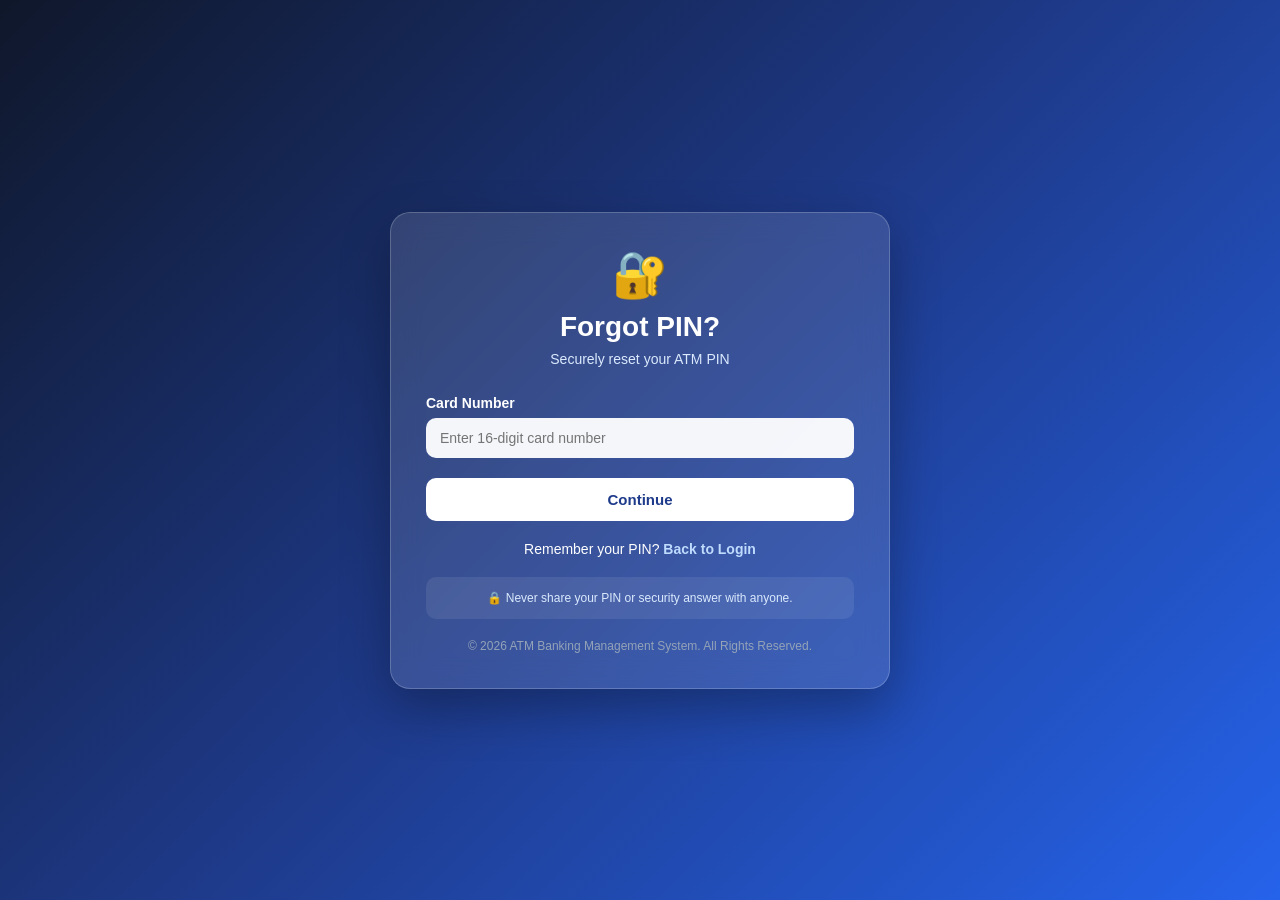
<file: src/main/resources/static/forgot-pin.html>
<!DOCTYPE html>
<html lang="en">

<head>

    <meta charset="UTF-8">

    <meta name="viewport"
          content="width=device-width, initial-scale=1.0">

    <title>Forgot PIN - ATM Banking</title>

    <style>

        * {
            box-sizing: border-box;
            margin: 0;
            padding: 0;
            font-family: Arial, sans-serif;
        }

        body {
            min-height: 100vh;

            display: flex;
            justify-content: center;
            align-items: center;

            background:
                linear-gradient(
                    135deg,
                    #0f172a,
                    #1e3a8a,
                    #2563eb
                );

            padding: 25px;
        }

        .container {
            width: 100%;
            max-width: 500px;

            background: rgba(255, 255, 255, 0.12);

            backdrop-filter: blur(15px);

            border: 1px solid rgba(255, 255, 255, 0.2);

            border-radius: 20px;

            padding: 35px;

            box-shadow:
                0 20px 50px rgba(0, 0, 0, 0.3);

            color: white;
        }

        .icon {
            text-align: center;

            font-size: 45px;

            margin-bottom: 10px;
        }

        h1 {
            text-align: center;

            font-size: 28px;

            margin-bottom: 8px;
        }

        .subtitle {
            text-align: center;

            color: #dbeafe;

            font-size: 14px;

            margin-bottom: 28px;
        }

        .step {
            margin-bottom: 20px;
        }

        label {
            display: block;

            margin-bottom: 7px;

            font-size: 14px;

            font-weight: bold;
        }

        input {
            width: 100%;

            padding: 12px 14px;

            border: none;

            border-radius: 10px;

            outline: none;

            font-size: 14px;

            background: rgba(255, 255, 255, 0.95);

            color: #111827;
        }

        input:focus {
            box-shadow:
                0 0 0 3px rgba(147, 197, 253, 0.5);
        }

        button {
            width: 100%;

            padding: 13px;

            border: none;

            border-radius: 10px;

            background: white;

            color: #1e3a8a;

            font-size: 15px;

            font-weight: bold;

            cursor: pointer;

            transition: 0.3s;
        }

        button:hover {
            transform: translateY(-2px);

            box-shadow:
                0 8px 20px rgba(0, 0, 0, 0.25);
        }

        .question-box {
            padding: 15px;

            margin-bottom: 18px;

            border-radius: 10px;

            background: rgba(255, 255, 255, 0.10);

            color: #dbeafe;

            line-height: 1.5;
        }

        .question-text {
            display: block;

            margin-top: 10px;

            color: white;

            font-size: 15px;

            font-weight: 600;
        }

        .hidden {
            display: none;
        }

        .message {
            text-align: center;

            margin-top: 15px;

            font-size: 14px;

            font-weight: bold;

            line-height: 1.5;
        }

        .login-link {
            text-align: center;

            margin-top: 20px;

            font-size: 14px;
        }

        .login-link a {
            color: #bfdbfe;

            font-weight: bold;

            text-decoration: none;
        }

        .login-link a:hover {
            text-decoration: underline;
        }

        .security-note {
            margin-top: 20px;

            padding: 12px;

            border-radius: 10px;

            background: rgba(255, 255, 255, 0.08);

            color: #dbeafe;

            font-size: 12px;

            line-height: 1.5;

            text-align: center;
        }

        .copyright {
            text-align: center;

            margin-top: 20px;

            color: #94a3b8;

            font-size: 12px;
        }

        @media (max-width: 600px) {

            body {
                padding: 15px;
            }

            .container {
                padding: 25px;
            }

            h1 {
                font-size: 24px;
            }

        }

    </style>

</head>


<body>

<div class="container">

    <div class="icon">
        🔐
    </div>

    <h1>
        Forgot PIN?
    </h1>

    <p class="subtitle">
        Securely reset your ATM PIN
    </p>


    <!-- STEP 1 -->

    <div id="step1">

        <div class="step">

            <label for="cardNumber">
                Card Number
            </label>

            <input
                type="text"
                id="cardNumber"
                placeholder="Enter 16-digit card number"
                maxlength="16"
            >

        </div>

        <button onclick="getSecurityQuestion()">
            Continue
        </button>

    </div>


    <!-- STEP 2 -->

    <div id="step2" class="hidden">

        <div class="question-box">

            <strong>
                Security Question
            </strong>

            <span
                id="securityQuestion"
                class="question-text">
            </span>

        </div>


        <div class="step">

            <label for="securityAnswer">
                Your Answer
            </label>

            <input
                type="text"
                id="securityAnswer"
                placeholder="Enter your answer"
            >

        </div>


        <button onclick="verifyAnswer()">
            Verify Answer
        </button>

    </div>


    <!-- STEP 3 -->

    <div id="step3" class="hidden">

        <div class="step">

            <label for="newPin">
                New PIN
            </label>

            <input
                type="password"
                id="newPin"
                placeholder="Enter new 4-digit PIN"
                maxlength="4"
            >

        </div>


        <div class="step">

            <label for="confirmPin">
                Confirm New PIN
            </label>

            <input
                type="password"
                id="confirmPin"
                placeholder="Re-enter new PIN"
                maxlength="4"
            >

        </div>


        <button onclick="resetPin()">
            Reset PIN
        </button>

    </div>


    <div id="message" class="message"></div>


    <div class="login-link">

        Remember your PIN?

        <a href="login.html">
            Back to Login
        </a>

    </div>


    <div class="security-note">

        🔒 Never share your PIN or security answer
        with anyone.

    </div>


    <div class="copyright">

        © 2026 ATM Banking Management System.
        All Rights Reserved.

    </div>

</div>


<script>

let cardNumber = "";


/*
 * STEP 1
 * Get security question
 */

async function getSecurityQuestion() {

    const enteredCardNumber =
        document
        .getElementById("cardNumber")
        .value
        .trim();


    const message =
        document.getElementById("message");


    message.innerText = "";


    // Validate card number

    if (!/^[0-9]{16}$/.test(enteredCardNumber)) {

        message.innerText =
            "Please enter a valid 16-digit card number.";

        message.style.color =
            "#fecaca";

        return;
    }


    try {

        const response =
            await fetch(
                "/forgot-pin/question/"
                + enteredCardNumber
            );


        if (!response.ok) {

            let errorMessage =
                "Card number not found.";

            try {

                const errorData =
                    await response.json();

                if (errorData.message) {
                    errorMessage =
                        errorData.message;
                }

            } catch (error) {
                // Ignore JSON parsing error
            }


            message.innerText =
                errorMessage;

            message.style.color =
                "#fecaca";

            return;
        }


        const data =
            await response.json();


        /*
         * Store the card number
         */

        cardNumber =
            enteredCardNumber;


        /*
         * IMPORTANT:
         *
         * The security question comes
         * directly from the backend.
         *
         * Nothing is hard-coded here.
         */

        document
            .getElementById("securityQuestion")
            .innerText =
            data.securityQuestion;


        /*
         * Hide Step 1
         */

        document
            .getElementById("step1")
            .classList
            .add("hidden");


        /*
         * Show Step 2
         */

        document
            .getElementById("step2")
            .classList
            .remove("hidden");


        message.innerText =
            "Please answer your security question.";

        message.style.color =
            "#bfdbfe";

    }


    catch (error) {

        message.innerText =
            "Unable to connect to the server.";

        message.style.color =
            "#fecaca";
    }

}


/*
 * STEP 2
 * Verify security answer
 */

async function verifyAnswer() {

    const securityAnswer =
        document
        .getElementById("securityAnswer")
        .value
        .trim();


    const message =
        document.getElementById("message");


    message.innerText = "";


    if (securityAnswer === "") {

        message.innerText =
            "Please enter your security answer.";

        message.style.color =
            "#fecaca";

        return;
    }


    try {

        const response =
            await fetch(
                "/forgot-pin/verify-answer",
                {
                    method: "POST",

                    headers: {
                        "Content-Type":
                            "application/json"
                    },

                    body: JSON.stringify({

                        cardNumber:
                            cardNumber,

                        securityAnswer:
                            securityAnswer

                    })
                }
            );


        const verified =
            await response.json();


        if (verified === true) {


            /*
             * Hide Step 2
             */

            document
                .getElementById("step2")
                .classList
                .add("hidden");


            /*
             * Show Step 3
             */

            document
                .getElementById("step3")
                .classList
                .remove("hidden");


            message.innerText =
                "Answer verified. You can now create a new PIN.";

            message.style.color =
                "#86efac";

        }


        else {

            message.innerText =
                "Incorrect security answer.";

            message.style.color =
                "#fecaca";
        }

    }


    catch (error) {

        message.innerText =
            "Unable to connect to the server.";

        message.style.color =
            "#fecaca";
    }

}


/*
 * STEP 3
 * Reset PIN
 */

async function resetPin() {

    const newPin =
        document
        .getElementById("newPin")
        .value
        .trim();


    const confirmPin =
        document
        .getElementById("confirmPin")
        .value
        .trim();


    const message =
        document.getElementById("message");


    message.innerText = "";


    // Validate new PIN

    if (!/^[0-9]{4}$/.test(newPin)) {

        message.innerText =
            "New PIN must contain exactly 4 digits.";

        message.style.color =
            "#fecaca";

        return;
    }


    // Confirm PIN

    if (newPin !== confirmPin) {

        message.innerText =
            "New PIN and Confirm PIN do not match.";

        message.style.color =
            "#fecaca";

        return;
    }


    try {

        const response =
            await fetch(
                "/forgot-pin/reset",
                {
                    method: "POST",

                    headers: {
                        "Content-Type":
                            "application/json"
                    },

                    body: JSON.stringify({

                        cardNumber:
                            cardNumber,

                        newPin:
                            newPin,

                        confirmPin:
                            confirmPin

                    })
                }
            );


        if (!response.ok) {

            const errorText =
                await response.text();


            message.innerText =
                errorText ||
                "Unable to reset PIN.";

            message.style.color =
                "#fecaca";

            return;
        }


        const result =
            await response.text();


        message.innerText =
            result +
            ". Redirecting to login...";

        message.style.color =
            "#86efac";


        setTimeout(function() {

            window.location.href =
                "login.html";

        }, 2000);

    }


    catch (error) {

        message.innerText =
            "Unable to connect to the server.";

        message.style.color =
            "#fecaca";
    }

}

</script>


</body>

</html>
</file>
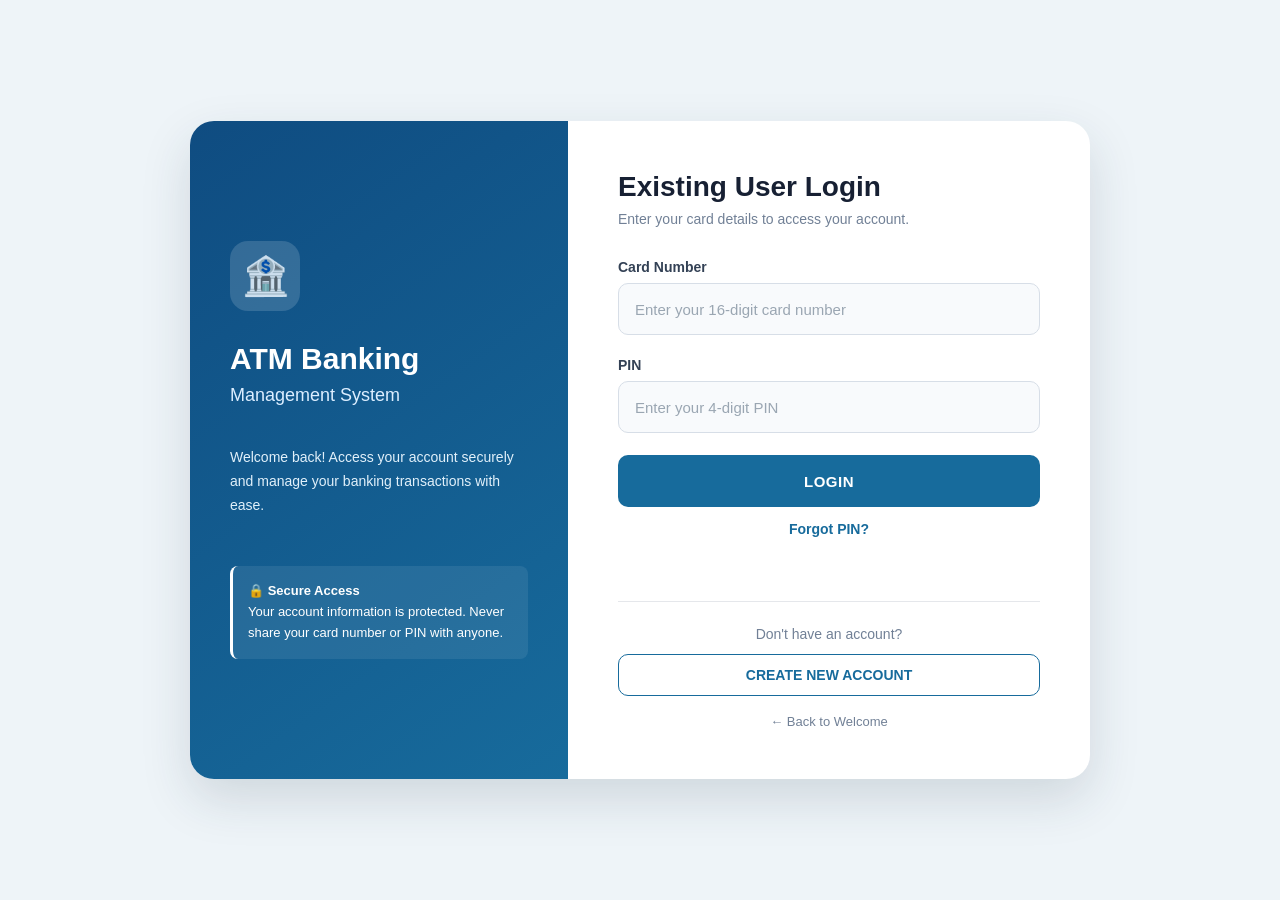
<file: src/main/resources/static/login.html>
<!DOCTYPE html>

<html lang="en">

<head>

<meta charset="UTF-8">

<meta name="viewport"
      content="width=device-width, initial-scale=1.0">

<title>ATM Banking - Login</title>

<style>

    * {
        box-sizing: border-box;
    }

    body {

        margin: 0;

        min-height: 100vh;

        font-family: "Segoe UI", Arial, sans-serif;

        background: #eef4f8;

        display: flex;

        justify-content: center;

        align-items: center;

        color: #172033;
    }


    /* Main Layout */

    .page {

        width: 100%;

        min-height: 100vh;

        display: flex;

        justify-content: center;

        align-items: center;

        padding: 30px;
    }


    /* Login Card */

    .login-container {

        width: 900px;

        max-width: 100%;

        display: flex;

        background: white;

        border-radius: 24px;

        overflow: hidden;

        box-shadow:
            0 20px 50px rgba(31, 55, 72, 0.15);
    }


    /* Left Section */

    .welcome-section {

        width: 42%;

        padding: 50px 40px;

        background:
            linear-gradient(
                145deg,
                #0f4c81,
                #176b9c
            );

        color: white;

        display: flex;

        flex-direction: column;

        justify-content: center;
    }


    .bank-logo {

        width: 70px;

        height: 70px;

        display: flex;

        align-items: center;

        justify-content: center;

        border-radius: 18px;

        background: rgba(255,255,255,0.15);

        font-size: 38px;

        margin-bottom: 30px;
    }


    .welcome-section h1 {

        margin: 0;

        font-size: 30px;

        line-height: 1.2;
    }


    .welcome-section h2 {

        margin-top: 8px;

        font-size: 18px;

        font-weight: 400;

        color: #dceeff;
    }


    .welcome-section p {

        margin-top: 25px;

        color: #e1f0fa;

        line-height: 1.7;

        font-size: 14px;
    }


    .security-note {

        margin-top: 35px;

        padding: 15px;

        border-left: 3px solid #ffffff;

        background: rgba(255,255,255,0.08);

        border-radius: 8px;

        font-size: 13px;

        line-height: 1.6;
    }


    /* Right Section */

    .form-section {

        width: 58%;

        padding: 50px;

        display: flex;

        flex-direction: column;

        justify-content: center;
    }


    .form-section h2 {

        margin: 0;

        font-size: 28px;

        color: #172033;
    }


    .form-subtitle {

        margin-top: 8px;

        margin-bottom: 32px;

        color: #718096;

        font-size: 14px;
    }


    /* Form */

    .form-group {

        margin-bottom: 22px;
    }


    .form-group label {

        display: block;

        margin-bottom: 8px;

        font-size: 14px;

        font-weight: 600;

        color: #334155;
    }


    .form-group input {

        width: 100%;

        height: 52px;

        padding: 0 16px;

        border: 1px solid #d7dee7;

        border-radius: 10px;

        background: #f8fafc;

        font-size: 15px;

        color: #172033;

        outline: none;

        transition: 0.25s;
    }


    .form-group input:focus {

        background: white;

        border-color: #176b9c;

        box-shadow:
            0 0 0 3px rgba(23,107,156,0.10);
    }


    .form-group input::placeholder {

        color: #9aa6b2;
    }


    /* Login Button */

    .login-button {

        width: 100%;

        height: 52px;

        border: none;

        border-radius: 10px;

        background: #176b9c;

        color: white;

        font-size: 15px;

        font-weight: 700;

        letter-spacing: 0.5px;

        cursor: pointer;

        transition: 0.25s;
    }


    .login-button:hover {

        background: #0f4c81;

        transform: translateY(-2px);

        box-shadow:
            0 8px 20px rgba(15,76,129,0.20);
    }


    /* Forgot PIN */

    .forgot-pin {

        text-align: center;

        margin-top: 13px;
    }


    .forgot-pin a {

        color: #176b9c;

        text-decoration: none;

        font-size: 14px;

        font-weight: 600;

        transition: 0.25s;
    }


    .forgot-pin a:hover {

        color: #0f4c81;

        text-decoration: underline;
    }


    /* Message */

    #loginMessage {

        min-height: 20px;

        margin-top: 15px;

        text-align: center;

        font-size: 14px;
    }


    /* Register */

    .register-section {

        text-align: center;

        margin-top: 28px;

        padding-top: 24px;

        border-top: 1px solid #e5e7eb;
    }


    .register-section p {

        margin: 0 0 12px;

        color: #718096;

        font-size: 14px;
    }


    .register-button {

        display: inline-block;

        width: 100%;

        padding: 12px;

        border: 1px solid #176b9c;

        border-radius: 10px;

        text-decoration: none;

        color: #176b9c;

        font-size: 14px;

        font-weight: 700;

        transition: 0.25s;
    }


    .register-button:hover {

        background: #176b9c;

        color: white;
    }


    /* Back */

    .back-link {

        display: block;

        margin-top: 18px;

        text-align: center;

        color: #718096;

        text-decoration: none;

        font-size: 13px;
    }


    .back-link:hover {

        color: #176b9c;
    }


    /* Responsive */

    @media (max-width: 750px) {

        .login-container {

            flex-direction: column;
        }

        .welcome-section {

            width: 100%;

            padding: 35px;
        }

        .form-section {

            width: 100%;

            padding: 35px;
        }
    }


    @media (max-width: 450px) {

        .page {

            padding: 15px;
        }

        .welcome-section {

            padding: 30px 25px;
        }

        .form-section {

            padding: 30px 25px;
        }

        .welcome-section h1 {

            font-size: 25px;
        }
    }

</style>

</head>


<body>

<div class="page">


<div class="login-container">


    <!-- LEFT SIDE -->

    <div class="welcome-section">

        <div class="bank-logo">

            🏦

        </div>


        <h1>

            ATM Banking

        </h1>


        <h2>

            Management System

        </h2>


        <p>

            Welcome back! Access your account

            securely and manage your banking

            transactions with ease.

        </p>


        <div class="security-note">

            🔒 <strong>Secure Access</strong>

            <br>

            Your account information is protected.

            Never share your card number or PIN

            with anyone.

        </div>

    </div>


    <!-- RIGHT SIDE -->

    <div class="form-section">


        <h2>

            Existing User Login

        </h2>


        <p class="form-subtitle">

            Enter your card details to access your account.

        </p>


        <!-- Card Number -->

        <div class="form-group">

            <label for="cardNumber">

                Card Number

            </label>

            <input

                type="text"

                id="cardNumber"

                placeholder="Enter your 16-digit card number"

                maxlength="16">

        </div>


        <!-- PIN -->

        <div class="form-group">

            <label for="pin">

                PIN

            </label>

            <input

                type="password"

                id="pin"

                placeholder="Enter your 4-digit PIN"

                maxlength="4">

        </div>


        <!-- Login -->

        <button

            class="login-button"

            onclick="login()">

            LOGIN

        </button>


        <!-- Forgot PIN -->

        <div class="forgot-pin">

            <a href="forgot-pin.html">

                Forgot PIN?

            </a>

        </div>


        <div id="loginMessage"></div>


        <!-- Register -->

        <div class="register-section">

            <p>

                Don't have an account?

            </p>


            <a

                href="register.html"

                class="register-button">

                CREATE NEW ACCOUNT

            </a>

        </div>


        <!-- Back -->

        <a

            href="index.html"

            class="back-link">

            ← Back to Welcome

        </a>


    </div>

</div>


</div>


<script src="script.js"></script>

</body>

</html>
</file>
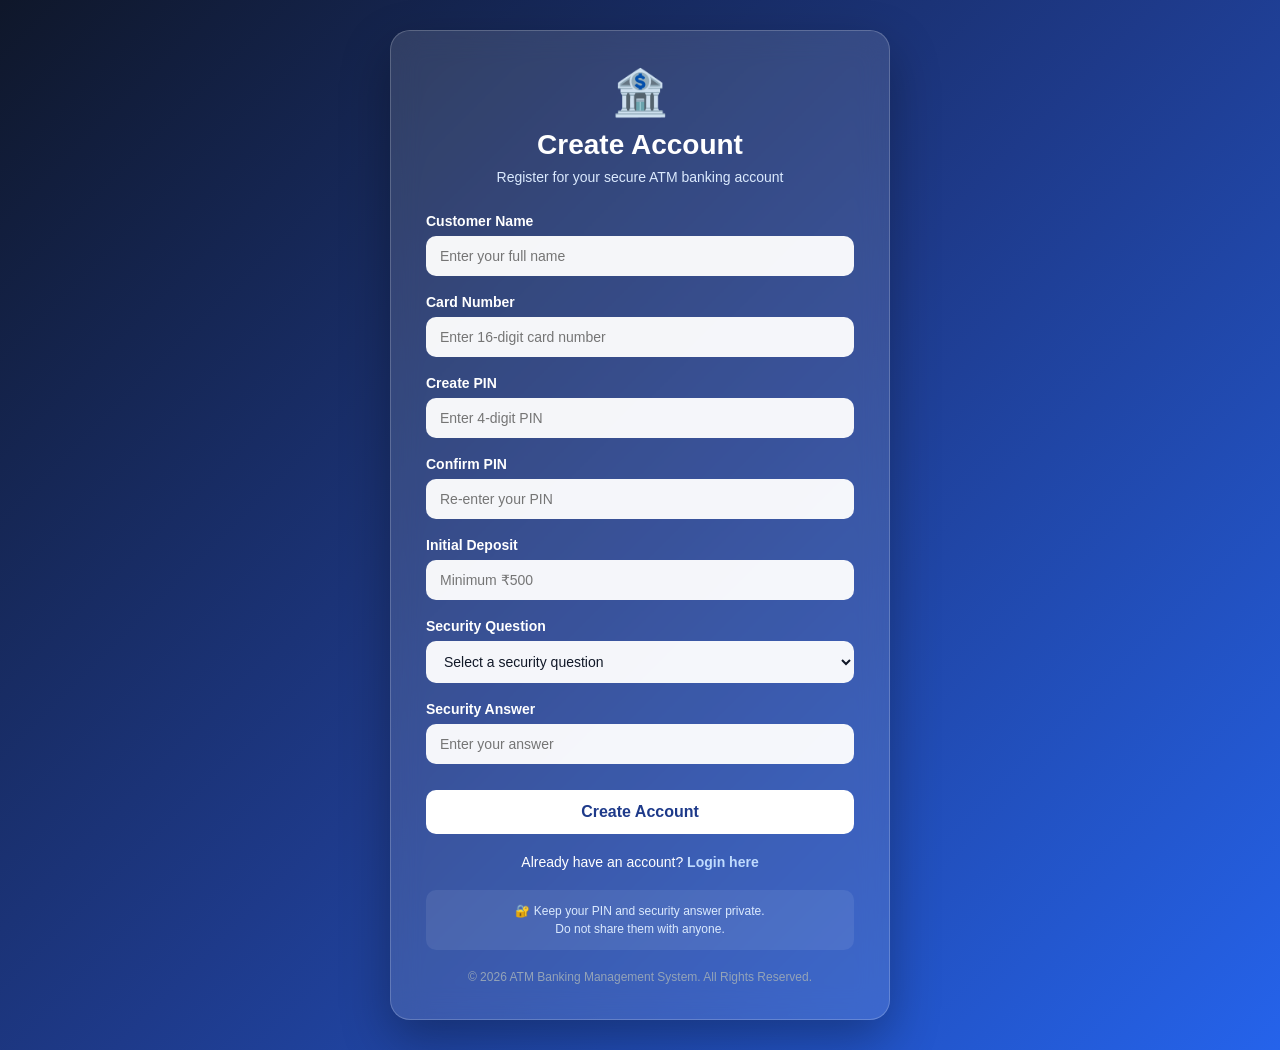
<file: src/main/resources/static/register.html>
<!DOCTYPE html>
<html lang="en">

<head>

    <meta charset="UTF-8">

    <meta name="viewport"
          content="width=device-width, initial-scale=1.0">

    <title>Create Account - ATM Banking</title>


    <style>

        * {
            box-sizing: border-box;
            margin: 0;
            padding: 0;
            font-family: Arial, sans-serif;
        }


        body {

            min-height: 100vh;

            display: flex;
            justify-content: center;
            align-items: center;

            background:
                linear-gradient(
                    135deg,
                    #0f172a,
                    #1e3a8a,
                    #2563eb
                );

            padding: 30px;
        }


        .container {

            width: 100%;
            max-width: 500px;

            background: rgba(255, 255, 255, 0.12);

            backdrop-filter: blur(15px);

            border: 1px solid rgba(255, 255, 255, 0.2);

            border-radius: 20px;

            padding: 35px;

            box-shadow:
                0 20px 50px rgba(0, 0, 0, 0.3);

            color: white;
        }


        .icon {

            text-align: center;

            font-size: 45px;

            margin-bottom: 10px;
        }


        h1 {

            text-align: center;

            font-size: 28px;

            margin-bottom: 8px;
        }


        .subtitle {

            text-align: center;

            color: #dbeafe;

            font-size: 14px;

            margin-bottom: 28px;
        }


        .form-group {

            margin-bottom: 18px;
        }


        label {

            display: block;

            margin-bottom: 7px;

            font-size: 14px;

            font-weight: bold;
        }


        input,
        select {

            width: 100%;

            padding: 12px 14px;

            border: none;

            border-radius: 10px;

            outline: none;

            font-size: 14px;

            background: rgba(255, 255, 255, 0.95);

            color: #111827;
        }


        input:focus,
        select:focus {

            box-shadow:
                0 0 0 3px rgba(147, 197, 253, 0.5);
        }


        .button {

            width: 100%;

            padding: 13px;

            border: none;

            border-radius: 10px;

            background: #ffffff;

            color: #1e3a8a;

            font-size: 16px;

            font-weight: bold;

            cursor: pointer;

            margin-top: 8px;

            transition: 0.3s;
        }


        .button:hover {

            transform: translateY(-2px);

            box-shadow:
                0 8px 20px rgba(0, 0, 0, 0.25);
        }


        .message {

            text-align: center;

            margin-top: 15px;

            font-size: 14px;

            font-weight: bold;
        }


        .login-link {

            text-align: center;

            margin-top: 20px;

            font-size: 14px;
        }


        .login-link a {

            color: #bfdbfe;

            font-weight: bold;

            text-decoration: none;
        }


        .login-link a:hover {

            text-decoration: underline;
        }


        .security-note {

            margin-top: 20px;

            padding: 12px;

            border-radius: 10px;

            background: rgba(255, 255, 255, 0.08);

            color: #dbeafe;

            font-size: 12px;

            line-height: 1.5;

            text-align: center;
        }


        .copyright {

            text-align: center;

            margin-top: 20px;

            color: #94a3b8;

            font-size: 12px;
        }


        @media (max-width: 600px) {

            body {
                padding: 15px;
            }

            .container {
                padding: 25px;
            }

            h1 {
                font-size: 24px;
            }
        }

    </style>

</head>


<body>


<div class="container">


    <div class="icon">
        🏦
    </div>


    <h1>
        Create Account
    </h1>


    <p class="subtitle">
        Register for your secure ATM banking account
    </p>


    <form id="registerForm">


        <!-- Customer Name -->

        <div class="form-group">

            <label>
                Customer Name
            </label>

            <input
                type="text"
                id="customerName"
                placeholder="Enter your full name"
                required
            >

        </div>


        <!-- Card Number -->

        <div class="form-group">

            <label>
                Card Number
            </label>

            <input
                type="text"
                id="cardNumber"
                placeholder="Enter 16-digit card number"
                maxlength="16"
                required
            >

        </div>


        <!-- Create PIN -->

        <div class="form-group">

            <label>
                Create PIN
            </label>

            <input
                type="password"
                id="pin"
                placeholder="Enter 4-digit PIN"
                maxlength="4"
                required
            >

        </div>


        <!-- Confirm PIN -->

        <div class="form-group">

            <label>
                Confirm PIN
            </label>

            <input
                type="password"
                id="confirmPin"
                placeholder="Re-enter your PIN"
                maxlength="4"
                required
            >

        </div>


        <!-- Initial Deposit -->

        <div class="form-group">

            <label>
                Initial Deposit
            </label>

            <input
                type="number"
                id="initialDeposit"
                placeholder="Minimum ₹500"
                min="500"
                required
            >

        </div>


        <!-- Security Question -->

        <div class="form-group">

            <label>
                Security Question
            </label>

            <select
                id="securityQuestion"
                required
            >

                <option value="">
                    Select a security question
                </option>

                <option value="What is your favorite color?">
                    What is your favorite color?
                </option>

                <option value="What is your favorite food?">
                    What is your favorite food?
                </option>

                <option value="What is your favorite place?">
                    What is your favorite place?
                </option>

                <option value="What is your childhood nickname?">
                    What is your childhood nickname?
                </option>

            </select>

        </div>


        <!-- Security Answer -->

        <div class="form-group">

            <label>
                Security Answer
            </label>

            <input
                type="text"
                id="securityAnswer"
                placeholder="Enter your answer"
                required
            >

        </div>


        <button
            type="submit"
            class="button">

            Create Account

        </button>


    </form>


    <div
        id="message"
        class="message">
    </div>


    <div class="login-link">

        Already have an account?

        <a href="login.html">
            Login here
        </a>

    </div>


    <div class="security-note">

        🔐 Keep your PIN and security answer private.
        <br>
        Do not share them with anyone.

    </div>


    <div class="copyright">

        © 2026 ATM Banking Management System. All Rights Reserved.

    </div>


</div>


<script>

document
    .getElementById("registerForm")
    .addEventListener("submit", async function(event) {

        event.preventDefault();


        const customerName =
            document.getElementById("customerName").value.trim();


        const cardNumber =
            document.getElementById("cardNumber").value.trim();


        const pin =
            document.getElementById("pin").value.trim();


        const confirmPin =
            document.getElementById("confirmPin").value.trim();


        const initialDeposit =
            Number(
                document.getElementById("initialDeposit").value
            );


        const securityQuestion =
            document.getElementById("securityQuestion").value;


        const securityAnswer =
            document.getElementById("securityAnswer").value.trim();


        const message =
            document.getElementById("message");


        message.innerText = "";


        // Card number validation

        if (!/^[0-9]{16}$/.test(cardNumber)) {

            message.innerText =
                "Card number must contain exactly 16 digits.";

            return;
        }


        // PIN validation

        if (!/^[0-9]{4}$/.test(pin)) {

            message.innerText =
                "PIN must contain exactly 4 digits.";

            return;
        }


        // Confirm PIN validation

        if (pin !== confirmPin) {

            message.innerText =
                "PIN and Confirm PIN do not match.";

            return;
        }


        // Initial deposit validation

        if (initialDeposit < 500) {

            message.innerText =
                "Minimum initial deposit is ₹500.";

            return;
        }


        // Security answer validation

        if (securityAnswer === "") {

            message.innerText =
                "Security answer is required.";

            return;
        }


        try {

            const response =
                await fetch("/register", {

                    method: "POST",

                    headers: {
                        "Content-Type": "application/json"
                    },

                    body: JSON.stringify({

                        customerName: customerName,

                        cardNumber: cardNumber,

                        pin: pin,

                        confirmPin: confirmPin,

                        initialDeposit: initialDeposit,

                        securityQuestion: securityQuestion,

                        securityAnswer: securityAnswer

                    })

                });


            const data =
                await response.json();


            if (response.ok) {

                message.innerText =
                    "Account created successfully! Redirecting to login...";


                message.style.color =
                    "#86efac";


                setTimeout(function() {

                    window.location.href =
                        "login.html";

                }, 2000);

            } else {

                message.innerText =
                    data.message ||
                    "Registration failed.";

                message.style.color =
                    "#fecaca";
            }


        } catch (error) {

            message.innerText =
                "Unable to connect to the server.";

            message.style.color =
                "#fecaca";
        }

    });

</script>


</body>

</html>
</file>
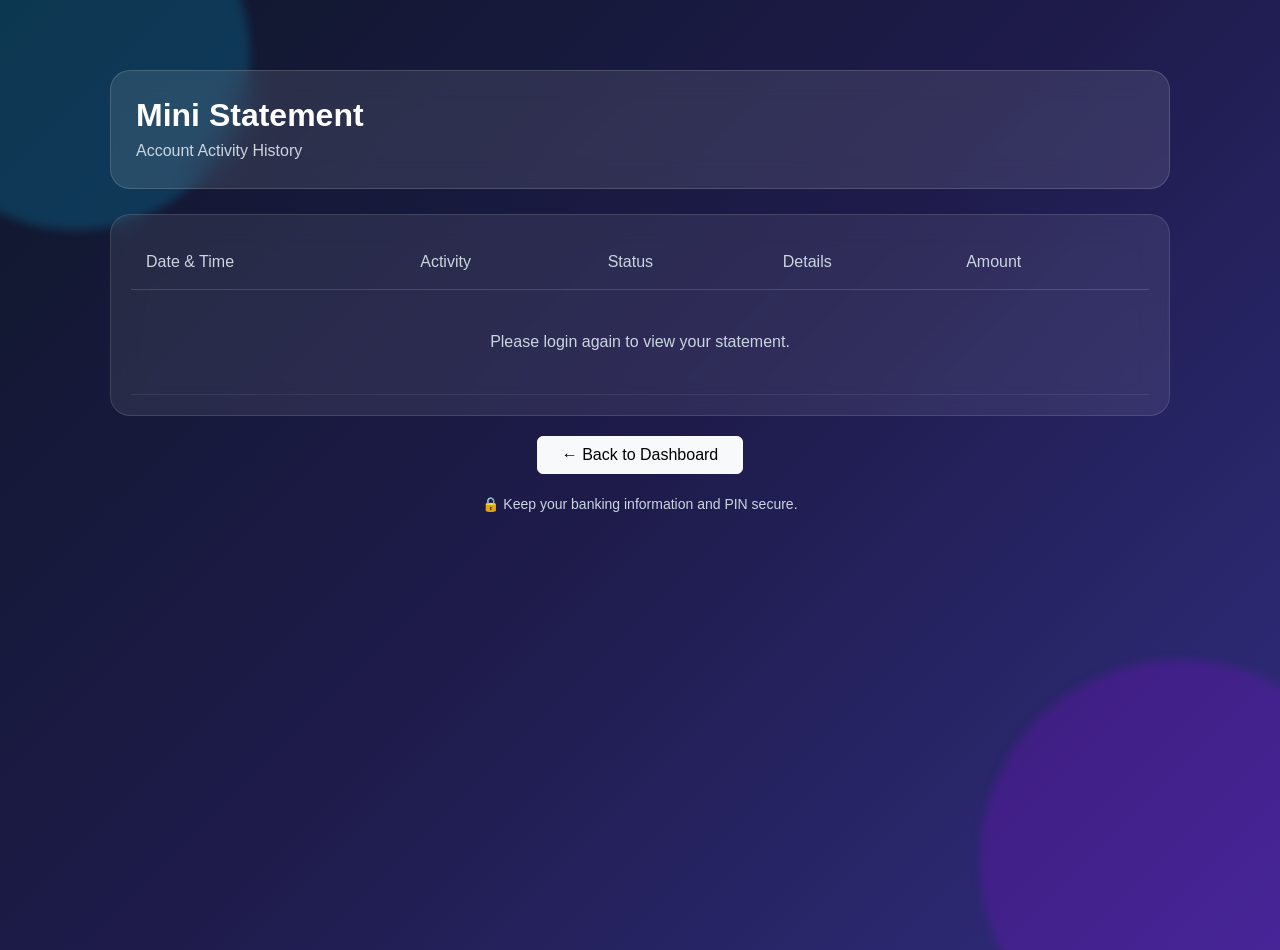
<file: src/main/resources/static/statement.html>
<!DOCTYPE html>
<html lang="en">

<head>

    <meta charset="UTF-8">

    <meta name="viewport"
          content="width=device-width, initial-scale=1.0">

    <title>Mini Statement - ATM Banking</title>

    <link
        href="https://cdn.jsdelivr.net/npm/bootstrap@5.3.3/dist/css/bootstrap.min.css"
        rel="stylesheet">

    <link
        rel="stylesheet"
        href="style.css">

    <style>

        body {

            min-height: 100vh;

            background: linear-gradient(
                135deg,
                #0f172a,
                #1e1b4b,
                #312e81
            );

            color: white;
        }


        .statement-container {

            max-width: 1100px;

            margin: 50px auto;

            padding: 20px;
        }


        .statement-header {

            background: rgba(255, 255, 255, 0.10);

            backdrop-filter: blur(15px);

            border: 1px solid
                    rgba(255, 255, 255, 0.15);

            border-radius: 20px;

            padding: 25px;

            margin-bottom: 25px;
        }


        .statement-header h2 {

            margin-bottom: 5px;

            font-weight: 600;
        }


        .statement-header p {

            color: #cbd5e1;

            margin-bottom: 0;
        }


        .table-container {

            background: rgba(255, 255, 255, 0.08);

            backdrop-filter: blur(15px);

            border: 1px solid
                    rgba(255, 255, 255, 0.12);

            border-radius: 20px;

            padding: 20px;

            overflow-x: auto;
        }


        table {

            width: 100%;

            min-width: 750px;
        }


        thead th {

            color: #cbd5e1;

            font-weight: 500;

            padding: 15px;

            border-bottom:
                1px solid
                rgba(255, 255, 255, 0.15);
        }


        tbody td {

            padding: 15px;

            color: #f8fafc;

            border-bottom:
                1px solid
                rgba(255, 255, 255, 0.08);

            vertical-align: middle;
        }


        tbody tr:hover {

            background:
                rgba(255, 255, 255, 0.05);
        }


        .status-success {

            color: #4ade80;

            font-weight: 600;
        }


        .status-failed {

            color: #f87171;

            font-weight: 600;
        }


        .activity-login {

            color: #60a5fa;

            font-weight: 600;
        }


        .activity-deposit {

            color: #4ade80;

            font-weight: 600;
        }


        .activity-withdrawal {

            color: #fbbf24;

            font-weight: 600;
        }


        .activity-pin {

            color: #c084fc;

            font-weight: 600;
        }


        .activity-logout {

            color: #94a3b8;

            font-weight: 600;
        }


        .amount {

            font-weight: 600;
        }


        .no-data {

            text-align: center;

            padding: 40px;

            color: #cbd5e1;
        }


        .back-btn {

            margin-top: 20px;
        }


        .security-message {

            margin-top: 20px;

            color: #cbd5e1;

            font-size: 14px;

            text-align: center;
        }

    </style>

</head>


<body>

<div class="statement-container">


    <!-- Header -->

    <div class="statement-header">

        <h2>
            Mini Statement
        </h2>

        <p id="customerName">
            Account Activity History
        </p>

    </div>


    <!-- Activity Table -->

    <div class="table-container">

        <table>

            <thead>

                <tr>

                    <th>
                        Date &amp; Time
                    </th>

                    <th>
                        Activity
                    </th>

                    <th>
                        Status
                    </th>

                    <th>
                        Details
                    </th>

                    <th>
                        Amount
                    </th>

                </tr>

            </thead>


            <tbody id="activityTableBody">

                <tr>

                    <td
                        colspan="5"
                        class="no-data">

                        Loading activity...

                    </td>

                </tr>

            </tbody>

        </table>

    </div>


    <!-- Back Button -->

    <div class="text-center back-btn">

        <button
            class="btn btn-light px-4"
            onclick="goBack()">

            ← Back to Dashboard

        </button>

    </div>


    <div class="security-message">

        🔒 Keep your banking information and PIN secure.

    </div>

</div>


<script>


    // =====================================================
    // GET LOGIN INFORMATION
    // =====================================================

    const accountId =
        localStorage.getItem("accountId");

    const customerName =
        localStorage.getItem("customerName");


    // =====================================================
    // DISPLAY CUSTOMER NAME
    // =====================================================

    if (customerName) {

        document.getElementById(
            "customerName"
        ).textContent =
            "Activity History - " +
            customerName;
    }


    // =====================================================
    // CHECK LOGIN INFORMATION
    // =====================================================

    if (!accountId) {

        document.getElementById(
            "activityTableBody"
        ).innerHTML = `

            <tr>

                <td
                    colspan="5"
                    class="no-data">

                    Please login again to view
                    your statement.

                </td>

            </tr>

        `;

    } else {

        loadActivities();

    }


    // =====================================================
    // LOAD COMPLETE ACTIVITY HISTORY
    // =====================================================

    function loadActivities() {

        fetch(
            "http://localhost:8075/activities/"
            + accountId
        )

        .then(response => {

            if (!response.ok) {

                throw new Error(
                    "Unable to load activities"
                );
            }

            return response.json();

        })

        .then(activities => {

            displayActivities(activities);

        })

        .catch(error => {

            console.error(error);

            document.getElementById(
                "activityTableBody"
            ).innerHTML = `

                <tr>

                    <td
                        colspan="5"
                        class="no-data">

                        Unable to load activity history.

                    </td>

                </tr>

            `;

        });

    }


    // =====================================================
    // FORMAT DATE AND TIME
    // =====================================================

    function formatDateTime(dateValue) {

        const date =
            new Date(dateValue);


        /*
         * Check whether the date is valid.
         */

        if (isNaN(date.getTime())) {

            return dateValue;
        }


        /*
         * IMPORTANT:
         *
         * Asia/Kolkata means
         * Indian Standard Time (IST).
         *
         * This prevents the browser from
         * displaying UTC/Z time directly.
         */

        return date.toLocaleString(
            "en-IN",
            {
                timeZone: "Asia/Kolkata",

                day: "2-digit",

                month: "short",

                year: "numeric",

                hour: "2-digit",

                minute: "2-digit",

                second: "2-digit",

                hour12: true
            }
        );
    }


    // =====================================================
    // DISPLAY ACTIVITIES
    // =====================================================

    function displayActivities(activities) {

        const tableBody =
            document.getElementById(
                "activityTableBody"
            );


        tableBody.innerHTML = "";


        if (activities.length === 0) {

            tableBody.innerHTML = `

                <tr>

                    <td
                        colspan="5"
                        class="no-data">

                        No activity found.

                    </td>

                </tr>

            `;

            return;
        }


        activities.forEach(activity => {


            const row =
                document.createElement("tr");


            // =================================================
            // FORMAT DATE AND TIME AS IST
            // =================================================

            const formattedDate =
                formatDateTime(
                    activity.activityDate
                );


            // =================================================
            // ACTIVITY CLASS
            // =================================================

            let activityClass = "";


            if (
                activity.activityType === "LOGIN"
            ) {

                activityClass =
                    "activity-login";

            }

            else if (
                activity.activityType === "DEPOSIT"
            ) {

                activityClass =
                    "activity-deposit";

            }

            else if (
                activity.activityType === "WITHDRAWAL"
            ) {

                activityClass =
                    "activity-withdrawal";

            }

            else if (
                activity.activityType === "PIN_CHANGE"
            ) {

                activityClass =
                    "activity-pin";

            }

            else if (
                activity.activityType === "LOGOUT"
            ) {

                activityClass =
                    "activity-logout";
            }


            // =================================================
            // STATUS CLASS
            // =================================================

            let statusClass = "";


            if (
                activity.status === "SUCCESS"
            ) {

                statusClass =
                    "status-success";

            } else {

                statusClass =
                    "status-failed";
            }


            // =================================================
            // FORMAT AMOUNT
            // =================================================

            let amountText = "—";


            if (activity.amount !== null) {

                amountText =
                    "₹" +
                    Number(
                        activity.amount
                    ).toLocaleString(
                        "en-IN",
                        {
                            minimumFractionDigits: 2,

                            maximumFractionDigits: 2
                        }
                    );
            }


            // =================================================
            // CREATE TABLE ROW
            // =================================================

            row.innerHTML = `

                <td>
                    ${formattedDate}
                </td>

                <td class="${activityClass}">

                    ${formatActivityType(
                        activity.activityType
                    )}

                </td>

                <td class="${statusClass}">

                    ${activity.status}

                </td>

                <td>

                    ${activity.description}

                </td>

                <td class="amount">

                    ${amountText}

                </td>

            `;


            tableBody.appendChild(row);

        });

    }


    // =====================================================
    // MAKE ACTIVITY NAMES USER-FRIENDLY
    // =====================================================

    function formatActivityType(type) {

        if (type === "PIN_CHANGE") {

            return "PIN Change";
        }


        if (type === "LOGIN") {

            return "Login";
        }


        if (type === "LOGOUT") {

            return "Logout";
        }


        if (type === "DEPOSIT") {

            return "Deposit";
        }


        if (type === "WITHDRAWAL") {

            return "Withdrawal";
        }


        if (type === "REGISTRATION") {

            return "Registration";
        }


        return type;
    }


    // =====================================================
    // BACK TO DASHBOARD
    // =====================================================

    function goBack() {

        window.location.href =
            "dashboard.html";
    }


</script>


</body>

</html>
</file>
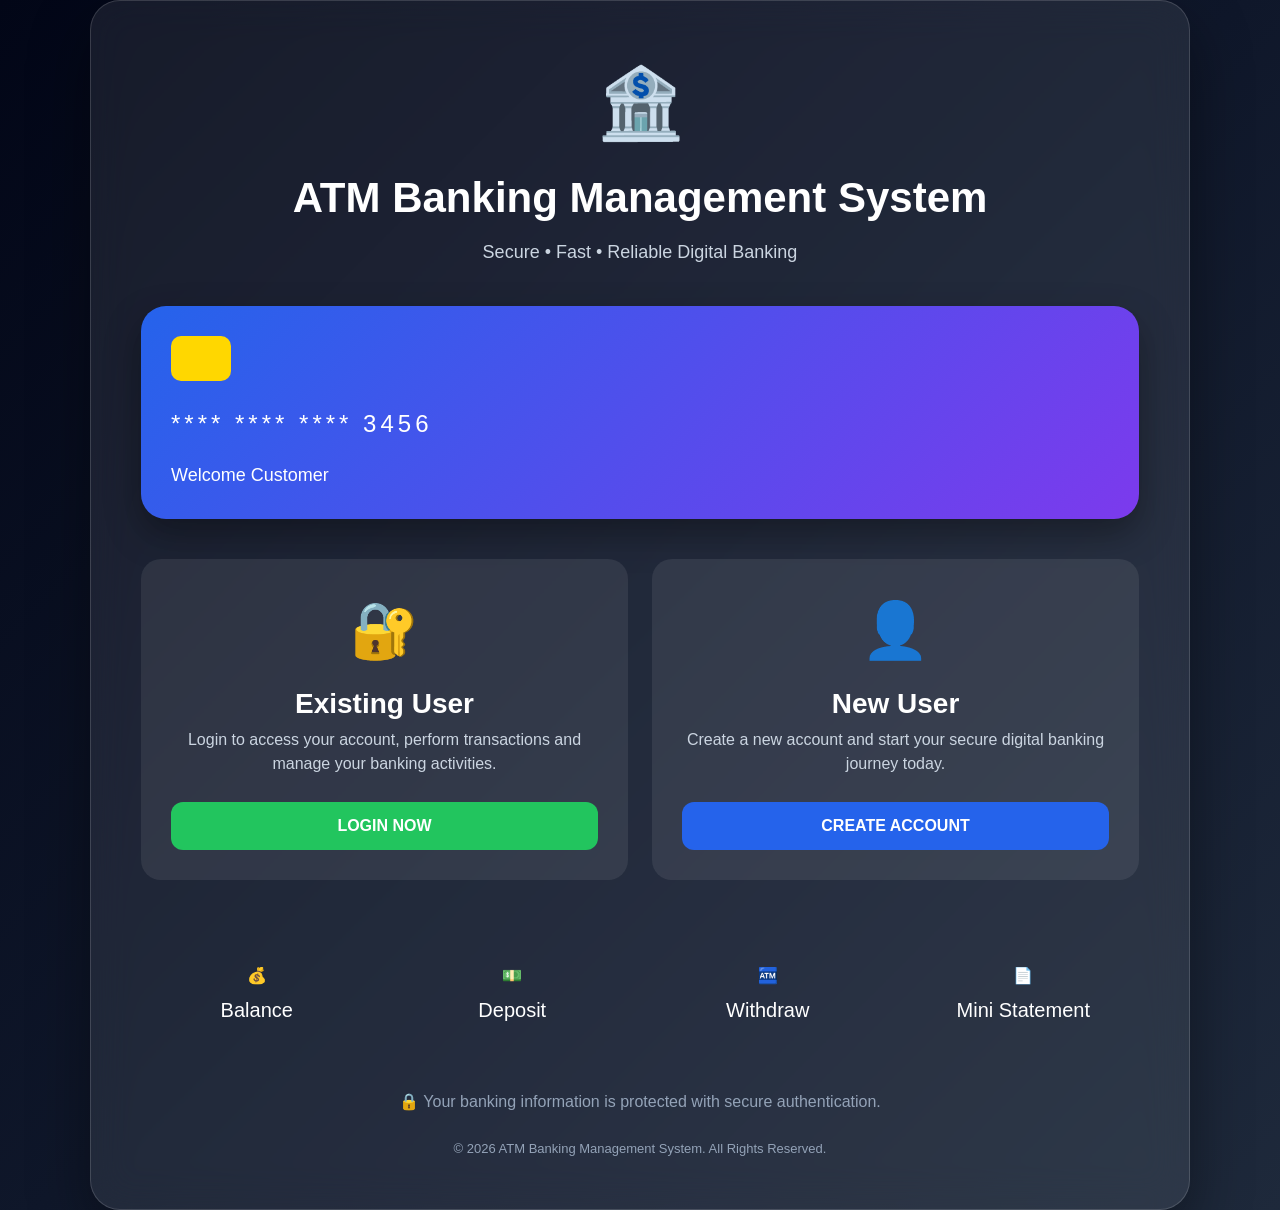
<file: src/main/resources/static/withdraw.html>
<!DOCTYPE html>
<html lang="en">

<head>

    <meta charset="UTF-8">

    <meta name="viewport"
          content="width=device-width, initial-scale=1.0">

    <title>Withdraw Money</title>


    <link href="https://cdn.jsdelivr.net/npm/bootstrap@5.3.3/dist/css/bootstrap.min.css"
          rel="stylesheet">


    <style>

        * {
            box-sizing: border-box;
        }


        body {

            margin: 0;

            min-height: 100vh;

            font-family:
                "Segoe UI",
                Arial,
                sans-serif;

            background:
                radial-gradient(
                    circle at 15% 20%,
                    rgba(249,115,22,0.16),
                    transparent 30%
                ),
                radial-gradient(
                    circle at 85% 80%,
                    rgba(239,68,68,0.10),
                    transparent 30%
                ),
                #07111f;

            color: white;

            display: flex;

            align-items: center;

            justify-content: center;

            padding: 25px;
        }


        .withdraw-container {

            width: 100%;

            max-width: 620px;
        }


        /* TOP BAR */

        .top-bar {

            display: flex;

            justify-content: space-between;

            align-items: center;

            margin-bottom: 18px;
        }


        .back-btn {

            border:
                1px solid
                rgba(255,255,255,0.15);

            background:
                rgba(255,255,255,0.06);

            color: #dce7fa;

            padding: 9px 15px;

            border-radius: 9px;

            cursor: pointer;

            transition: 0.25s;
        }


        .back-btn:hover {

            background:
                rgba(249,115,22,0.15);

            color: white;
        }


        .logout-btn {

            border: none;

            background:
                rgba(239,68,68,0.12);

            color: #ffb4b4;

            padding: 9px 15px;

            border-radius: 9px;

            cursor: pointer;
        }


        /* MAIN CARD */

        .withdraw-card {

            background:
                rgba(255,255,255,0.97);

            color: #17233c;

            border-radius: 25px;

            padding: 38px;

            box-shadow:
                0 25px 60px
                rgba(0,0,0,0.35);
        }


        /* ICON */

        .icon {

            width: 65px;

            height: 65px;

            border-radius: 18px;

            display: flex;

            align-items: center;

            justify-content: center;

            font-size: 30px;

            background: #ffedd5;

            color: #ea580c;

            margin-bottom: 20px;
        }


        .small-title {

            color: #ea580c;

            font-size: 12px;

            font-weight: 700;

            letter-spacing: 1.5px;

            text-transform: uppercase;
        }


        h1 {

            margin-top: 7px;

            margin-bottom: 8px;

            font-size: 30px;

            font-weight: 700;
        }


        .description {

            color: #718096;

            font-size: 14px;

            margin-bottom: 25px;
        }


        /* ACCOUNT INFORMATION */

        .account-info {

            display: flex;

            justify-content: space-between;

            align-items: center;

            background: #fff7ed;

            border:
                1px solid #fed7aa;

            border-radius: 14px;

            padding: 15px 17px;

            margin-bottom: 23px;
        }


        .account-label {

            color: #64748b;

            font-size: 11px;
        }


        .account-name {

            color: #9a3412;

            font-weight: 700;

            font-size: 14px;

            margin-top: 3px;
        }


        .account-id {

            color: #64748b;

            font-size: 11px;

            text-align: right;
        }


        /* AMOUNT */

        .amount-label {

            font-size: 13px;

            font-weight: 650;

            color: #334155;

            margin-bottom: 8px;

            display: block;
        }


        .amount-wrapper {

            position: relative;

            margin-bottom: 18px;
        }


        .rupee {

            position: absolute;

            left: 17px;

            top: 50%;

            transform:
                translateY(-50%);

            font-size: 21px;

            color: #ea580c;

            font-weight: 700;

            z-index: 2;
        }


        #amount {

            width: 100%;

            padding:
                15px 15px 15px 42px;

            border:
                2px solid #e2e8f0;

            border-radius: 13px;

            font-size: 20px;

            outline: none;

            color: #17233c;

            transition: 0.25s;
        }


        #amount:focus {

            border-color: #f97316;

            box-shadow:
                0 0 0 4px
                rgba(249,115,22,0.10);
        }


        #amount::placeholder {

            color: #a0aec0;

            font-size: 15px;
        }


        /* QUICK AMOUNTS */

        .quick-title {

            font-size: 11px;

            color: #718096;

            margin-bottom: 9px;
        }


        .quick-buttons {

            display: grid;

            grid-template-columns:
                repeat(4, 1fr);

            gap: 8px;

            margin-bottom: 20px;
        }


        .quick-btn {

            border:
                1px solid #fed7aa;

            background: #fff7ed;

            color: #c2410c;

            padding: 9px 5px;

            border-radius: 9px;

            font-size: 12px;

            cursor: pointer;

            transition: 0.2s;
        }


        .quick-btn:hover {

            background: #ffedd5;

            border-color: #fdba74;
        }


        /* WITHDRAW BUTTON */

        .withdraw-btn {

            width: 100%;

            border: none;

            padding: 14px;

            border-radius: 12px;

            background:
                linear-gradient(
                    135deg,
                    #f97316,
                    #ea580c
                );

            color: white;

            font-weight: 650;

            font-size: 14px;

            cursor: pointer;

            transition: 0.25s;
        }


        .withdraw-btn:hover {

            transform:
                translateY(-2px);

            box-shadow:
                0 12px 25px
                rgba(234,88,12,0.25);
        }


        /* RESULT */

        .result {

            display: none;

            margin-top: 20px;

            padding: 17px;

            border-radius: 13px;

            text-align: center;

            font-size: 13px;

            line-height: 1.7;
        }


        .success {

            display: block;

            background: #f0fdf4;

            border:
                1px solid #86efac;

            color: #166534;
        }


        .error {

            display: block;

            background: #fef2f2;

            border:
                1px solid #fecaca;

            color: #b91c1c;
        }


        /* WARNING */

        .warning {

            margin-top: 20px;

            background: #fff8e7;

            border:
                1px solid #f5d98b;

            border-radius: 13px;

            padding: 14px;

            color: #765b16;

            font-size: 12px;

            line-height: 1.6;
        }


        @media (max-width: 500px) {

            .withdraw-card {

                padding: 25px;
            }


            .quick-buttons {

                grid-template-columns:
                    repeat(2, 1fr);
            }

        }

    </style>

</head>


<body>


<div class="withdraw-container">


    <!-- TOP BAR -->

    <div class="top-bar">

        <button class="back-btn"
                onclick="goDashboard()">

            ← Dashboard

        </button>


        <button class="logout-btn"
                onclick="logout()">

            Logout

        </button>

    </div>


    <!-- MAIN CARD -->

    <div class="withdraw-card">


        <div class="icon">
            💸
        </div>


        <div class="small-title">
            CASH SERVICES
        </div>


        <h1>
            Withdraw Money
        </h1>


        <p class="description">

            Withdraw money securely from
            your ATM banking account.

        </p>


        <!-- ACCOUNT -->

        <div class="account-info">


            <div>

                <div class="account-label">
                    CUSTOMER
                </div>


                <div class="account-name"
                     id="customerName">

                    Loading...

                </div>

            </div>


            <div>

                <div class="account-id">
                    ACCOUNT ID
                </div>


                <div class="account-name"
                     id="accountId">

                    Loading...

                </div>

            </div>


        </div>


        <!-- AMOUNT -->

        <label class="amount-label"
               for="amount">

            Enter Withdrawal Amount

        </label>


        <div class="amount-wrapper">


            <span class="rupee">
                ₹
            </span>


            <input
                type="number"
                id="amount"
                placeholder="Enter amount"
                min="1"
            >

        </div>


        <!-- QUICK AMOUNTS -->

        <div class="quick-title">

            Quick Select

        </div>


        <div class="quick-buttons">


            <button class="quick-btn"
                    onclick="setAmount(500)">

                ₹500

            </button>


            <button class="quick-btn"
                    onclick="setAmount(1000)">

                ₹1,000

            </button>


            <button class="quick-btn"
                    onclick="setAmount(5000)">

                ₹5,000

            </button>


            <button class="quick-btn"
                    onclick="setAmount(10000)">

                ₹10,000

            </button>


        </div>


        <!-- WITHDRAW -->

        <button class="withdraw-btn"
                onclick="withdrawMoney()">

            💸 Withdraw Money

        </button>


        <!-- RESULT -->

        <div id="result"
             class="result">

        </div>


        <!-- WARNING -->

        <div class="warning">

            ⚠️ <strong>Important:</strong>

            Make sure you have sufficient balance
            before making a withdrawal.

        </div>


    </div>

</div>


<script>


    /* Get login information */

    let accountId =
        localStorage.getItem("accountId");


    let customerName =
        localStorage.getItem("customerName");


    /* Check login */

    if (!accountId) {

        window.location.href =
            "index.html";

    }


    /* Display account details */

    document.getElementById(
        "customerName"
    ).innerText =
        customerName || "Customer";


    document.getElementById(
        "accountId"
    ).innerText =
        accountId;


    /* Quick amount */

    function setAmount(amount) {

        document.getElementById(
            "amount"
        ).value = amount;

    }


    /* Withdraw */

    function withdrawMoney() {


        let amount =
            document.getElementById(
                "amount"
            ).value;


        let result =
            document.getElementById(
                "result"
            );


        /* Validate amount */

        if (
            amount === "" ||
            Number(amount) <= 0
        ) {

            result.className =
                "result error";

            result.innerText =
                "Please enter a valid withdrawal amount.";

            return;

        }


        /* Call backend */

        fetch("/withdraw", {

            method: "POST",

            headers: {

                "Content-Type":
                    "application/json"

            },

            body: JSON.stringify({

                accountId:
                    Number(accountId),

                amount:
                    Number(amount)

            })

        })


        .then(response => {


            if (!response.ok) {

                return response.json()
                    .then(data => {

                        throw new Error(
                            data.message
                        );

                    });

            }


            return response.json();

        })


        .then(data => {


            result.className =
                "result success";


            result.innerHTML =

                "✓ Withdrawal successful!<br><br>" +

                "Amount Withdrawn: ₹" +
                Number(amount)
                    .toLocaleString("en-IN") +

                "<br>" +

                "Remaining Balance: ₹" +
                Number(data.updatedBalance)
                    .toLocaleString(
                        "en-IN",
                        {
                            minimumFractionDigits: 2,
                            maximumFractionDigits: 2
                        }
                    );


            /* Clear input */

            document.getElementById(
                "amount"
            ).value = "";

        })


        .catch(error => {


            result.className =
                "result error";


            result.innerText =
                error.message;

        });

    }


    /* Dashboard */

    function goDashboard() {

        window.location.href =
            "dashboard.html";

    }


    /* Logout */

    function logout() {

        localStorage.clear();

        window.location.href =
            "index.html";

    }


</script>


</body>

</html>
</file>
<file: src/main/resources/static/style.css>
/* =========================================
GENERAL PAGE
========================================= */

* {
  box-sizing: border-box;
  }

body {
margin: 0;
min-height: 100vh;
font-family: "Segoe UI", Arial, sans-serif;


background:
    radial-gradient(
        circle at 10% 20%,
        rgba(0, 200, 255, 0.35),
        transparent 30%
    ),
    radial-gradient(
        circle at 90% 80%,
        rgba(180, 0, 255, 0.35),
        transparent 30%
    ),
    linear-gradient(
        135deg,
        #071a52,
        #160b3d,
        #061b38
    );

color: white;


}

/* =========================================
BACKGROUND DECORATIONS
========================================= */

body::before {
content: "";


position: fixed;

width: 350px;
height: 350px;

background: rgba(0, 204, 255, 0.18);

border-radius: 50%;

top: -120px;
left: -100px;

filter: blur(5px);

animation:
    floatOne 8s infinite alternate ease-in-out;

pointer-events: none;


}

body::after {
content: "";


position: fixed;

width: 400px;
height: 400px;

background: rgba(174, 0, 255, 0.18);

border-radius: 50%;

bottom: -160px;
right: -100px;

filter: blur(5px);

animation:
    floatTwo 10s infinite alternate ease-in-out;

pointer-events: none;


}

/* =========================================
BOOTSTRAP CONTAINER
========================================= */

.container {
min-height: 100vh;


display: flex;

justify-content: center;
align-items: center;

position: relative;

z-index: 2;


}

/* =========================================
LOGIN CARD
========================================= */

.login-card {
width: 420px;


padding: 45px 40px;

border-radius: 25px;

background: rgba(255, 255, 255, 0.12);

backdrop-filter: blur(20px);
-webkit-backdrop-filter: blur(20px);

border: 1px solid rgba(255, 255, 255, 0.25);

box-shadow:
    0 25px 60px rgba(0, 0, 0, 0.45),
    inset 0 1px 1px rgba(255, 255, 255, 0.2);

animation: cardAppear 1s ease;

transition:
    transform 0.3s ease,
    box-shadow 0.3s ease;


}

.login-card:hover {
transform: translateY(-5px);


box-shadow:
    0 30px 70px rgba(0, 0, 0, 0.55),
    0 0 30px rgba(0, 200, 255, 0.15);


}

/* =========================================
ATM ICON
========================================= */

.login-card::before {
content: "🏦";


display: flex;

justify-content: center;
align-items: center;

width: 75px;
height: 75px;

margin: 0 auto 20px;

border-radius: 50%;

font-size: 35px;

background:
    linear-gradient(
        135deg,
        #00c6ff,
        #7b2cff
    );

box-shadow:
    0 10px 30px rgba(0, 198, 255, 0.35);


}

/* =========================================
LOGIN TITLES
========================================= */

.login-card h1 {
text-align: center;


font-size: 28px;

font-weight: 700;

letter-spacing: 1px;

margin-bottom: 10px;

background:
    linear-gradient(
        90deg,
        #ffffff,
        #66eaff,
        #ffffff
    );

	-webkit-background-clip: text;
	background-clip: text;
-webkit-text-fill-color: transparent;


}

.login-card h2 {
text-align: center;


font-size: 18px;

font-weight: 400;

color: #c9d9ff;

margin-bottom: 30px;


}

/* =========================================
FORM LABELS
========================================= */

.form-label {
color: #e8efff;


font-weight: 600;

font-size: 14px;

margin-bottom: 8px;


}

/* =========================================
INPUT FIELDS
========================================= */

.form-control {
height: 52px;


border-radius: 12px;

border: 1px solid rgba(255, 255, 255, 0.25);

background: rgba(255, 255, 255, 0.10);

color: white;

padding-left: 18px;

font-size: 15px;

transition: all 0.3s ease;


}

.form-control::placeholder {
color: rgba(255, 255, 255, 0.55);
}

.form-control:focus {
background: rgba(255, 255, 255, 0.16);


color: white;

border-color: #4deaff;

box-shadow:
    0 0 0 3px rgba(77, 234, 255, 0.15),
    0 0 20px rgba(77, 234, 255, 0.15);

outline: none;


}

/* =========================================
PRIMARY BUTTON
========================================= */

.login-card .btn-primary {
height: 52px;


border: none;

border-radius: 12px;

margin-top: 10px;

font-size: 16px;

font-weight: 700;

letter-spacing: 1px;

background:
    linear-gradient(
        90deg,
        #00c6ff,
        #7b2cff
    );

box-shadow:
    0 10px 25px rgba(0, 198, 255, 0.25);

transition: all 0.3s ease;
}

.login-card .btn-primary:hover {
transform: translateY(-2px);

background:
    linear-gradient(
        90deg,
        #7b2cff,
        #00c6ff
    );

box-shadow:
    0 15px 35px rgba(0, 198, 255, 0.40);


}

.login-card .btn-primary:active {
transform: scale(0.98);
}

/* =========================================
LOGIN FOOTER
========================================= */

.login-card::after {
content: "🔒 Secure • Fast • Reliable Banking";

display: block;

text-align: center;

margin-top: 25px;

color: rgba(255, 255, 255, 0.60);

font-size: 12px;

letter-spacing: 0.5px;

}

/* =========================================
WELCOME PAGE
========================================= */

.welcome-container {
width: 900px;

max-width: 95%;

padding: 45px 50px;

text-align: center;

background: rgba(255, 255, 255, 0.10);

backdrop-filter: blur(20px);
-webkit-backdrop-filter: blur(20px);

border: 1px solid rgba(255, 255, 255, 0.20);

border-radius: 25px;

box-shadow:
    0 25px 60px rgba(0, 0, 0, 0.45);

position: relative;

z-index: 3;

animation: cardAppear 1s ease;


}

/* Welcome Icon */

.bank-icon {
font-size: 55px;


margin-bottom: 15px;


}

/* Welcome Main Title */

.main-title {
margin: 0;


font-size: 38px;

font-weight: 700;

letter-spacing: 1px;

background:
    linear-gradient(
        90deg,
        #ffffff,
        #66eaff,
        #ffffff
    );

	-webkit-background-clip: text;
	background-clip: text;
-webkit-text-fill-color: transparent;

}

.system-title {
margin-top: 6px;


font-size: 21px;

font-weight: 400;

color: #c9d9ff;


}

/* Welcome Message */

.welcome-title {
margin-top: 28px;


margin-bottom: 10px;

font-size: 23px;

font-weight: 600;


}

.welcome-description {
max-width: 620px;


margin: 0 auto 30px;

color: #cbd5e1;

font-size: 15px;

line-height: 1.6;


}

/* Choose Text */

.choose-text {
margin-bottom: 20px;


color: #dbeafe;

font-size: 15px;

font-weight: 500;


}

/* =========================================
WELCOME OPTION CARDS
========================================= */

.option-card {
display: flex;


flex-direction: column;

align-items: center;

justify-content: center;

min-height: 245px;

padding: 30px 25px;

text-decoration: none;

color: white;

background: rgba(15, 23, 42, 0.70);

border: 1px solid rgba(255, 255, 255, 0.18);

border-radius: 20px;

transition:
    transform 0.3s ease,
    box-shadow 0.3s ease,
    border-color 0.3s ease,
    background 0.3s ease;


}

.option-card:hover {
transform: translateY(-7px);


color: white;

background: rgba(30, 41, 59, 0.90);

border-color: rgba(102, 234, 255, 0.50);

box-shadow:
    0 18px 40px rgba(0, 0, 0, 0.40),
    0 0 25px rgba(0, 198, 255, 0.12);


}

/* Option Icon */

.option-icon {
width: 68px;


height: 68px;

display: flex;

align-items: center;

justify-content: center;

margin-bottom: 16px;

font-size: 31px;

background:
    linear-gradient(
        135deg,
        rgba(0, 198, 255, 0.20),
        rgba(123, 44, 255, 0.20)
    );

border: 1px solid rgba(255, 255, 255, 0.12);

border-radius: 50%;


}

/* Option Heading */

.option-card h3 {
margin: 0;


font-size: 21px;

font-weight: 600;


}

/* Option Description */

.option-card p {
margin-top: 8px;


margin-bottom: 20px;

color: #94a3b8;

font-size: 14px;


}

/* Option Button */

.option-button {
display: inline-flex;


align-items: center;

justify-content: center;

min-width: 175px;

padding: 11px 20px;

border-radius: 9px;

background:
    linear-gradient(
        90deg,
        #00c6ff,
        #7b2cff
    );

color: white;

font-size: 13px;

font-weight: 700;

letter-spacing: 0.7px;

box-shadow:
    0 8px 20px rgba(0, 198, 255, 0.20);


}

/* =========================================
SECURITY BOX
========================================= */

.security-box {
display: flex;


align-items: center;

justify-content: center;

gap: 12px;

margin: 30px auto 0;

padding: 14px 20px;

max-width: 500px;

text-align: left;

background: rgba(15, 23, 42, 0.65);

border: 1px solid rgba(255, 255, 255, 0.10);

border-radius: 12px;

color: #cbd5e1;

}

.security-box span {
font-size: 22px;
}

.security-box strong {
font-size: 14px;


color: white;


}

.security-box small {
color: #94a3b8;


font-size: 12px;


}

/* =========================================
WELCOME FOOTER
========================================= */

.footer-text {
margin-top: 18px;


margin-bottom: 0;

color: #64748b;

font-size: 12px;

}

/* =========================================
DASHBOARD
========================================= */

.dashboard-container {
min-height: 100vh;


padding: 35px 7%;

position: relative;

z-index: 2;


}

/* Dashboard Header */

.dashboard-header {
display: flex;


justify-content: space-between;

align-items: center;

margin-bottom: 60px;


}

.dashboard-header h1 {
margin: 0;


font-size: 32px;

font-weight: 700;

background:
    linear-gradient(
        90deg,
        #ffffff,
        #66eaff
    );

	-webkit-background-clip: text;
	background-clip: text;
-webkit-text-fill-color: transparent;


}

.dashboard-header p {
margin-top: 8px;


color: #b9c9ee;

font-size: 16px;


}

/* Logout */

.logout-button {
border: 1px solid rgba(255, 255, 255, 0.30);


background: rgba(255, 255, 255, 0.10);

color: white;

padding: 11px 20px;

border-radius: 10px;

cursor: pointer;

transition: 0.3s;


}

.logout-button:hover {
background: rgba(255, 80, 100, 0.25);


transform: translateY(-2px);


}

/* Dashboard Title */

.dashboard-title {
text-align: center;

margin-bottom: 40px;

}

.dashboard-title h2 {
font-size: 30px;


margin-bottom: 8px;


}

.dashboard-title p {
color: #b9c9ee;


margin: 0;


}

/* =========================================
ATM DASHBOARD OPTIONS
========================================= */

.atm-options {
display: grid;


grid-template-columns:
    repeat(auto-fit, minmax(240px, 1fr));

gap: 25px;

max-width: 1100px;

margin: auto;


}

.atm-card {
padding: 32px 25px;


border-radius: 22px;

background: rgba(255, 255, 255, 0.94);

border: 2px solid rgba(255, 255, 255, 0.80);

box-shadow:
    0 15px 35px rgba(0, 0, 0, 0.30);

cursor: pointer;

transition:
    transform 0.3s ease,
    box-shadow 0.3s ease,
    background 0.3s ease;

text-align: center;


}

.atm-card:hover {
transform: translateY(-8px) scale(1.02);


background: white;

box-shadow:
    0 20px 45px rgba(0, 0, 0, 0.40),
    0 0 30px rgba(0, 200, 255, 0.30);


}

/* ATM Icon */

.atm-icon {
width: 70px;


height: 70px;

margin: 0 auto 20px;

display: flex;

justify-content: center;

align-items: center;

border-radius: 18px;

font-size: 32px;

background:
    linear-gradient(
        135deg,
        #00c6ff,
        #7b2cff
    );

box-shadow:
    0 10px 25px rgba(0, 198, 255, 0.25);


}

.atm-card h3 {
font-size: 20px;


margin-bottom: 10px;

color: #172554;

font-weight: 700;


}

.atm-card p {
color: #475569;


font-size: 14px;

line-height: 1.6;

margin: 0;


}

/* =========================================
ANIMATIONS
========================================= */

@keyframes cardAppear {

from {
    opacity: 0;

    transform:
        translateY(30px)
        scale(0.95);
}

to {
    opacity: 1;

    transform:
        translateY(0)
        scale(1);
}


}

@keyframes floatOne {

from {
    transform: translate(0, 0);
}

to {
    transform: translate(80px, 50px);
}

}

@keyframes floatTwo {


from {
    transform: translate(0, 0);
}

to {
    transform: translate(-70px, -50px);
}


}

/* =========================================
MOBILE RESPONSIVE
========================================= */

@media (max-width: 768px) {

.welcome-container {
    padding: 35px 20px;
}

.main-title {
    font-size: 30px;
}

.system-title {
    font-size: 18px;
}

.welcome-title {
    font-size: 20px;
}

.option-card {
    min-height: 215px;
}

.dashboard-container {
    padding: 25px 20px;
}

.dashboard-header {
    align-items: flex-start;

    gap: 20px;
}

.dashboard-header h1 {
    font-size: 25px;
}

.dashboard-title h2 {
    font-size: 24px;
}


}

@media (max-width: 500px) {


.login-card {
    width: 90%;

    padding: 35px 25px;
}

.login-card h1 {
    font-size: 23px;
}


}
</file>
